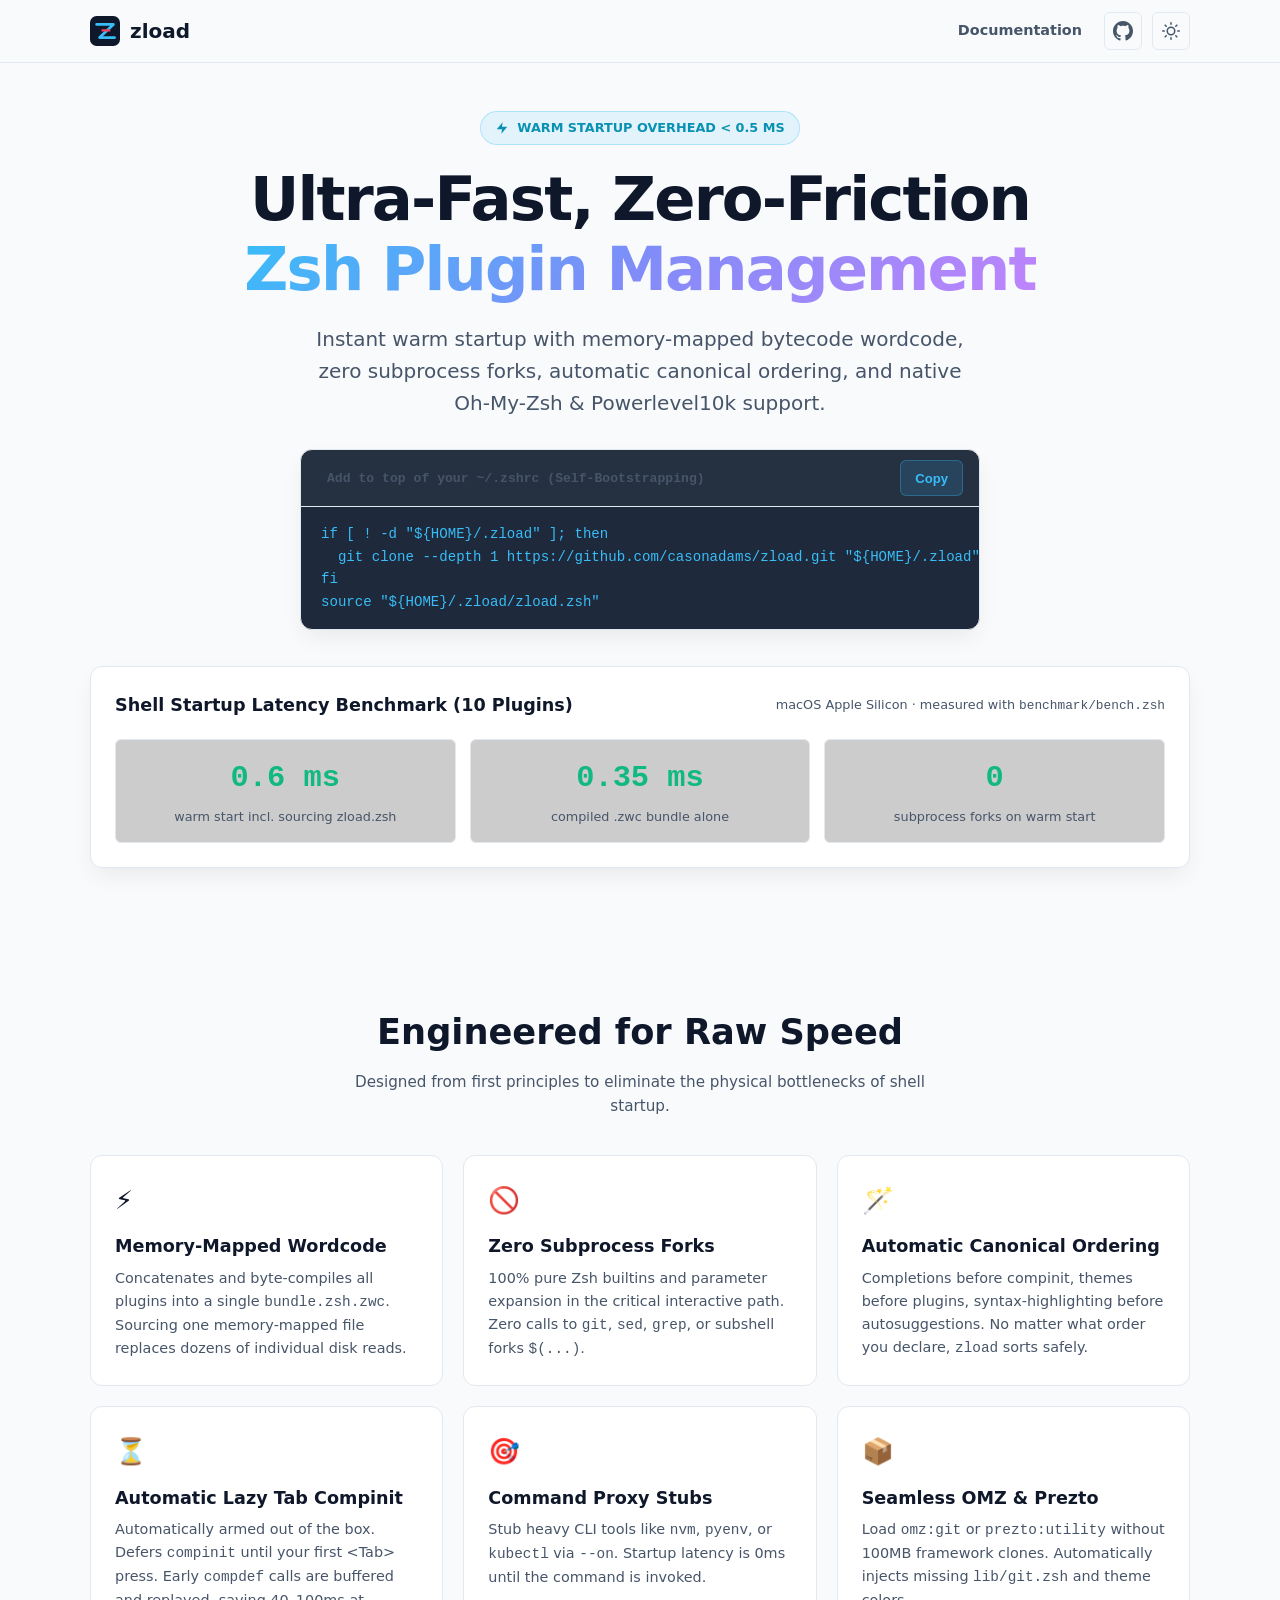
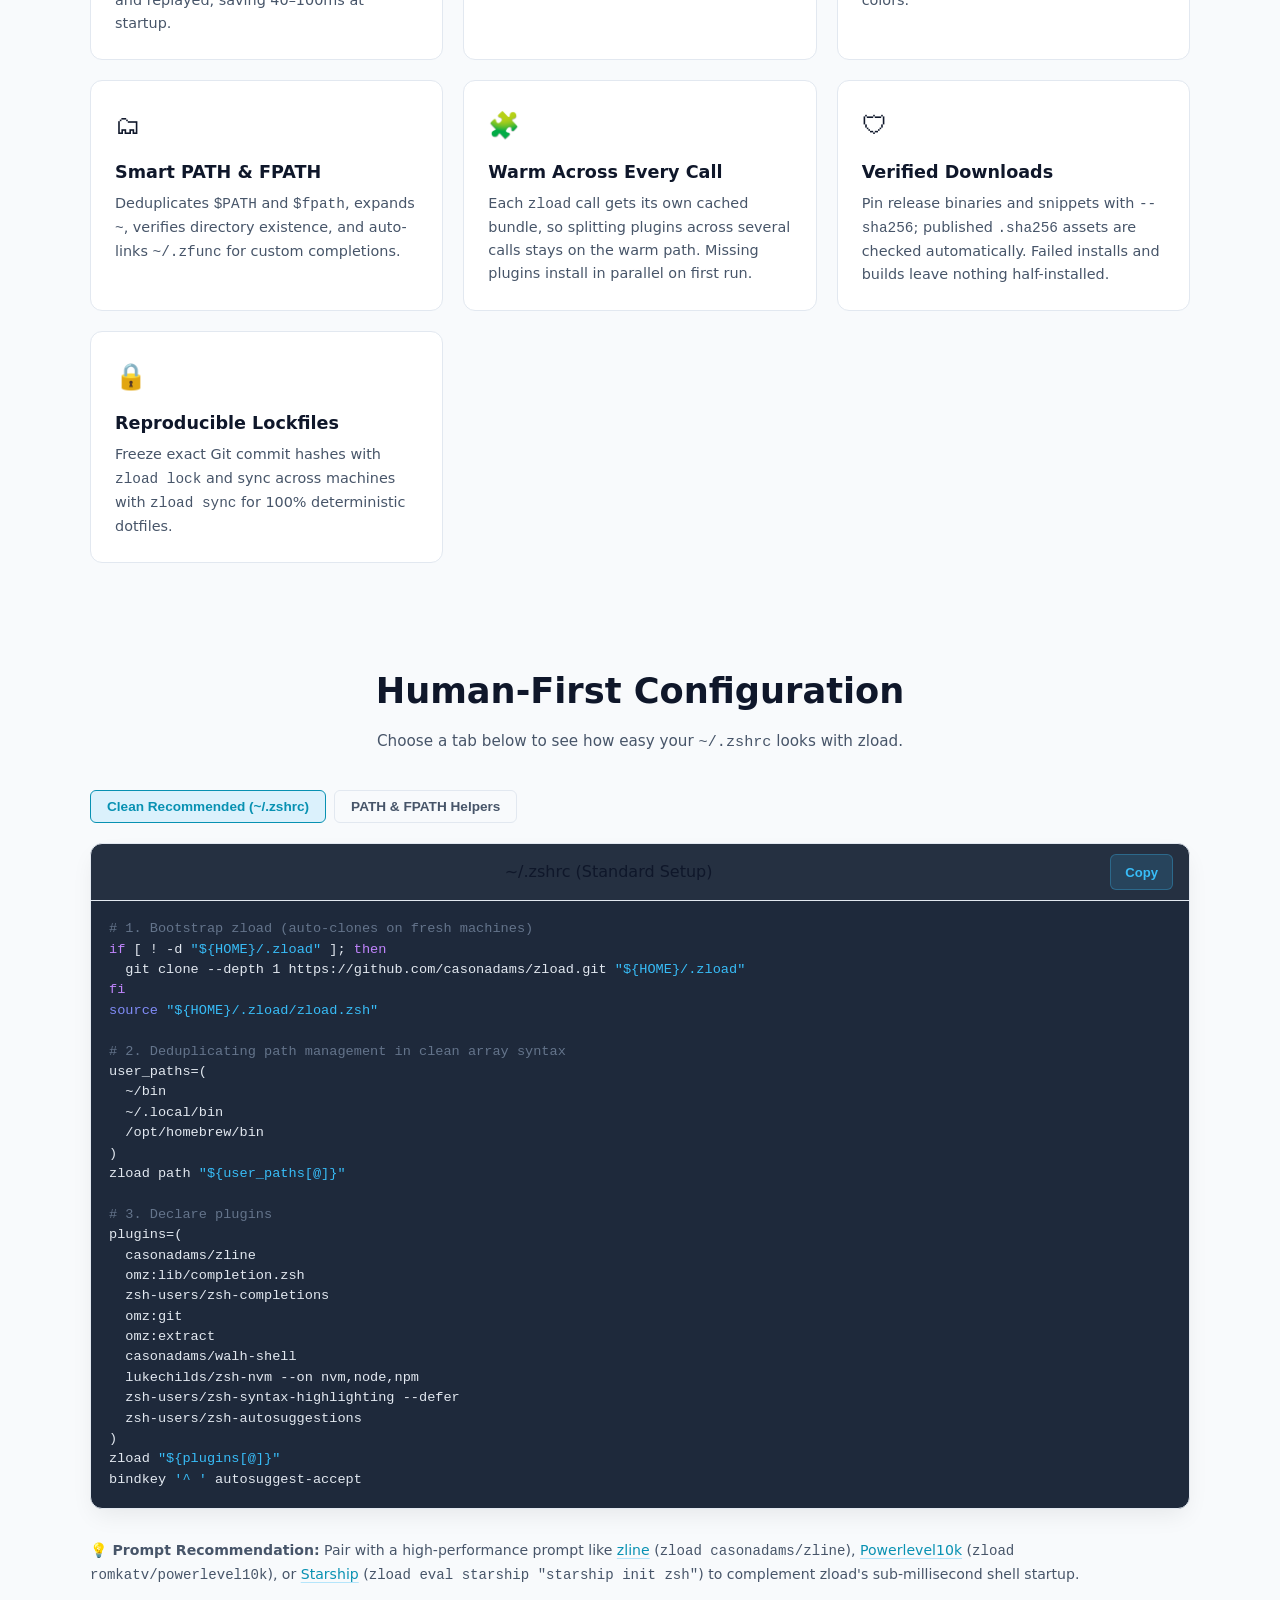
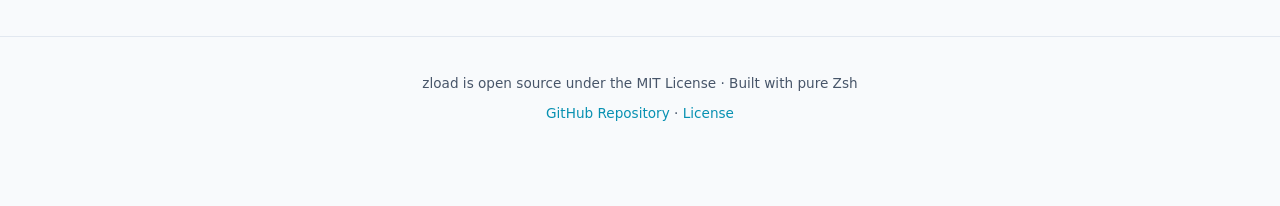
<file: www/index.html>
<!DOCTYPE html>
<html lang="en" data-theme="dark">
<head>
  <meta charset="UTF-8">
  <meta name="viewport" content="width=device-width, initial-scale=1.0, maximum-scale=5.0">
  <title>zload · Ultra-Fast, Zero-Friction Zsh Plugin Manager</title>
  <meta name="description" content="Ultra-fast, zero-friction Zsh plugin manager and loader. Sub-millisecond warm startup overhead, zero subprocess forks, automatic canonical ordering, and seamless Oh-My-Zsh & Powerlevel10k compatibility.">

  <meta property="og:title" content="zload · Ultra-Fast, Zero-Friction Zsh Plugin Manager">
  <meta property="og:description" content="Sub-millisecond warm startup overhead, zero subprocess forks, automatic canonical ordering, and seamless Oh-My-Zsh & Powerlevel10k compatibility.">
  <meta property="og:url" content="https://casonadams.github.io/zload/">
  <meta property="og:type" content="website">

  <link rel="icon" type="image/svg+xml" href="favicon.svg">
  <link rel="stylesheet" href="css/style.css?v=11">

  <script>
    (function() {
      const saved = localStorage.getItem("zload:theme");
      const prefersDark = window.matchMedia("(prefers-color-scheme: dark)").matches;
      document.documentElement.dataset.theme = saved || (prefersDark ? "dark" : "light");
    })();
  </script>
</head>
<body>
  <!-- Navigation -->
  <nav class="navbar">
    <div class="container navbar-inner">
      <a href="#" class="brand" aria-label="zload home">
        <svg class="brand-icon" viewBox="0 0 100 100" fill="none">
          <rect width="100" height="100" rx="22" fill="#0f172a"/>
          <path d="M22 28H78L32 72H82" stroke="#38bdf8" stroke-width="9" stroke-linecap="round" stroke-linejoin="round"/>
          <path d="M42 48L64 48" stroke="#f43f5e" stroke-width="8" stroke-linecap="round"/>
        </svg>
        <span>zload</span>
      </a>

      <div class="nav-actions">
        <a href="docs.html" class="nav-link-docs">Documentation</a>

        <a href="https://github.com/casonadams/zload" target="_blank" rel="noopener" class="btn-icon" aria-label="GitHub Repository">
          <svg width="20" height="20" viewBox="0 0 24 24" fill="currentColor"><path d="M12 0c-6.626 0-12 5.373-12 12 0 5.302 3.438 9.8 8.207 11.387.599.111.793-.261.793-.577v-2.234c-3.338.726-4.033-1.416-4.033-1.416-.546-1.387-1.333-1.756-1.333-1.756-1.089-.745.083-.729.083-.729 1.205.084 1.839 1.237 1.839 1.237 1.07 1.834 2.807 1.304 3.492.997.107-.775.418-1.305.762-1.604-2.665-.305-5.467-1.334-5.467-5.931 0-1.311.469-2.381 1.236-3.221-.124-.303-.535-1.524.117-3.176 0 0 1.008-.322 3.301 1.23.957-.266 1.983-.399 3.003-.404 1.02.005 2.047.138 3.006.404 2.291-1.552 3.297-1.23 3.297-1.23.653 1.653.242 2.874.118 3.176.77.84 1.235 1.911 1.235 3.221 0 4.609-2.807 5.624-5.479 5.921.43.372.823 1.102.823 2.222v3.293c0 .319.192.694.801.576 4.765-1.589 8.199-6.086 8.199-11.386 0-6.627-5.373-12-12-12z"/></svg>
        </a>

        <button id="themeToggle" class="btn-icon" aria-label="Toggle dark/light theme">
          <svg width="18" height="18" viewBox="0 0 24 24" fill="none" stroke="currentColor" stroke-width="2" stroke-linecap="round" stroke-linejoin="round"><circle cx="12" cy="12" r="5"/><line x1="12" y1="1" x2="12" y2="3"/><line x1="12" y1="21" x2="12" y2="23"/><line x1="4.22" y1="4.22" x2="5.64" y2="5.64"/><line x1="18.36" y1="18.36" x2="19.78" y2="19.78"/><line x1="1" y1="12" x2="3" y2="12"/><line x1="21" y1="12" x2="23" y2="12"/><line x1="4.22" y1="19.78" x2="5.64" y2="18.36"/><line x1="18.36" y1="5.64" x2="19.78" y2="4.22"/></svg>
        </button>
      </div>
    </div>
  </nav>

  <!-- Hero -->
  <section class="hero">
    <div class="container">
      <div class="badge">
        <svg width="14" height="14" viewBox="0 0 24 24" fill="currentColor"><path d="M13 2L3 14h9l-1 8 10-12h-9l1-8z"/></svg>
        <span>WARM STARTUP OVERHEAD &lt; 0.5 MS</span>
      </div>

      <h1>
        Ultra-Fast, Zero-Friction<br>
        <span class="gradient-text">Zsh Plugin Management</span>
      </h1>

      <p>
        Instant warm startup with memory-mapped bytecode wordcode, zero subprocess forks, automatic canonical ordering, and native Oh-My-Zsh & Powerlevel10k support.
      </p>

      <!-- Featured Self-Bootstrapping Install Box -->
      <div class="install-box">
        <div class="install-header">
          <div class="install-header-left">
            <span class="code-dots">
              <span class="code-dot red"></span>
              <span class="code-dot yellow"></span>
              <span class="code-dot green"></span>
            </span>
            <span class="install-title">Add to top of your ~/.zshrc (Self-Bootstrapping)</span>
          </div>
          <button id="installCopyBtn" class="btn-copy" onclick="copyInstallSnippet()">Copy</button>
        </div>
        <div class="install-snippet-wrap">
          <pre><code id="installSnippetCode">if [ ! -d "${HOME}/.zload" ]; then
  git clone --depth 1 https://github.com/casonadams/zload.git "${HOME}/.zload"
fi
source "${HOME}/.zload/zload.zsh"</code></pre>
        </div>
      </div>

      <!-- Benchmark Showcase -->
      <div id="benchmark" class="benchmark-card">
        <div class="benchmark-header">
          <span class="benchmark-title">Shell Startup Latency Benchmark (10 Plugins)</span>
          <span style="font-size: 0.8rem; color: var(--text-secondary);">macOS Apple Silicon · measured with <code>benchmark/bench.zsh</code></span>
        </div>
        <div class="stat-grid">
          <div class="stat-box">
            <div class="stat-val fast">0.6 ms</div>
            <div class="stat-label">warm start incl. sourcing zload.zsh</div>
          </div>
          <div class="stat-box">
            <div class="stat-val fast">0.35 ms</div>
            <div class="stat-label">compiled .zwc bundle alone</div>
          </div>
          <div class="stat-box">
            <div class="stat-val fast">0</div>
            <div class="stat-label">subprocess forks on warm start</div>
          </div>
        </div>
      </div>
    </div>
  </section>

  <!-- Features Grid -->
  <section id="features" class="section">
    <div class="container">
      <h2 class="section-title">Engineered for Raw Speed</h2>
      <p class="section-desc">Designed from first principles to eliminate the physical bottlenecks of shell startup.</p>

      <div class="features-grid">
        <div class="feature-card">
          <div class="feature-icon">⚡️</div>
          <div class="feature-title">Memory-Mapped Wordcode</div>
          <div class="feature-text">Concatenates and byte-compiles all plugins into a single <code>bundle.zsh.zwc</code>. Sourcing one memory-mapped file replaces dozens of individual disk reads.</div>
        </div>

        <div class="feature-card">
          <div class="feature-icon">🚫</div>
          <div class="feature-title">Zero Subprocess Forks</div>
          <div class="feature-text">100% pure Zsh builtins and parameter expansion in the critical interactive path. Zero calls to <code>git</code>, <code>sed</code>, <code>grep</code>, or subshell forks <code>$(...)</code>.</div>
        </div>

        <div class="feature-card">
          <div class="feature-icon">🪄</div>
          <div class="feature-title">Automatic Canonical Ordering</div>
          <div class="feature-text">Completions before compinit, themes before plugins, syntax-highlighting before autosuggestions. No matter what order you declare, <code>zload</code> sorts safely.</div>
        </div>

        <div class="feature-card">
          <div class="feature-icon">⏳</div>
          <div class="feature-title">Automatic Lazy Tab Compinit</div>
          <div class="feature-text">Automatically armed out of the box. Defers <code>compinit</code> until your first &lt;Tab&gt; press. Early <code>compdef</code> calls are buffered and replayed, saving 40–100ms at startup.</div>
        </div>

        <div class="feature-card">
          <div class="feature-icon">🎯</div>
          <div class="feature-title">Command Proxy Stubs</div>
          <div class="feature-text">Stub heavy CLI tools like <code>nvm</code>, <code>pyenv</code>, or <code>kubectl</code> via <code>--on</code>. Startup latency is 0ms until the command is invoked.</div>
        </div>

        <div class="feature-card">
          <div class="feature-icon">📦</div>
          <div class="feature-title">Seamless OMZ & Prezto</div>
          <div class="feature-text">Load <code>omz:git</code> or <code>prezto:utility</code> without 100MB framework clones. Automatically injects missing <code>lib/git.zsh</code> and theme colors.</div>
        </div>

        <div class="feature-card">
          <div class="feature-icon">🗂</div>
          <div class="feature-title">Smart PATH &amp; FPATH</div>
          <div class="feature-text">Deduplicates <code>$PATH</code> and <code>$fpath</code>, expands <code>~</code>, verifies directory existence, and auto-links <code>~/.zfunc</code> for custom completions.</div>
        </div>

        <div class="feature-card">
          <div class="feature-icon">🧩</div>
          <div class="feature-title">Warm Across Every Call</div>
          <div class="feature-text">Each <code>zload</code> call gets its own cached bundle, so splitting plugins across several calls stays on the warm path. Missing plugins install in parallel on first run.</div>
        </div>

        <div class="feature-card">
          <div class="feature-icon">🛡</div>
          <div class="feature-title">Verified Downloads</div>
          <div class="feature-text">Pin release binaries and snippets with <code>--sha256</code>; published <code>.sha256</code> assets are checked automatically. Failed installs and builds leave nothing half-installed.</div>
        </div>

        <div class="feature-card">
          <div class="feature-icon">🔒</div>
          <div class="feature-title">Reproducible Lockfiles</div>
          <div class="feature-text">Freeze exact Git commit hashes with <code>zload lock</code> and sync across machines with <code>zload sync</code> for 100% deterministic dotfiles.</div>
        </div>
      </div>
    </div>
  </section>

  <!-- Configuration Preview with Tabs -->
  <section id="config" class="section">
    <div class="container">
      <h2 class="section-title">Human-First Configuration</h2>
      <p class="section-desc">Choose a tab below to see how easy your <code>~/.zshrc</code> looks with zload.</p>

      <div class="tabs-nav">
        <button class="tab-btn active" onclick="switchTab(event, 'tab-standard')">Clean Recommended (~/.zshrc)</button>
        <button class="tab-btn" onclick="switchTab(event, 'tab-paths')">PATH &amp; FPATH Helpers</button>
      </div>

      <!-- Tab 1: Clean Recommended -->
      <div id="tab-standard" class="tab-pane active">
        <div class="code-preview">
          <div class="code-header">
            <div class="code-dots">
              <span class="code-dot red"></span>
              <span class="code-dot yellow"></span>
              <span class="code-dot green"></span>
            </div>
            <span class="code-title">~/.zshrc (Standard Setup)</span>
            <button class="btn-copy" onclick="copySnippet('code-standard')">Copy</button>
          </div>
          <pre><code id="code-standard"><span style="color: #64748b;"># 1. Bootstrap zload (auto-clones on fresh machines)</span>
<span style="color: #c084fc;">if</span> [ ! -d <span style="color: #38bdf8;">"${HOME}/.zload"</span> ]; <span style="color: #c084fc;">then</span>
  git clone --depth 1 https://github.com/casonadams/zload.git <span style="color: #38bdf8;">"${HOME}/.zload"</span>
<span style="color: #c084fc;">fi</span>
<span style="color: #818cf8;">source</span> <span style="color: #38bdf8;">"${HOME}/.zload/zload.zsh"</span>

<span style="color: #64748b;"># 2. Deduplicating path management in clean array syntax</span>
user_paths=(
  ~/bin
  ~/.local/bin
  /opt/homebrew/bin
)
zload path <span style="color: #38bdf8;">"${user_paths[@]}"</span>

<span style="color: #64748b;"># 3. Declare plugins</span>
plugins=(
  casonadams/zline
  omz:lib/completion.zsh
  zsh-users/zsh-completions
  omz:git
  omz:extract
  casonadams/walh-shell
  lukechilds/zsh-nvm --on nvm,node,npm
  zsh-users/zsh-syntax-highlighting --defer
  zsh-users/zsh-autosuggestions
)
zload <span style="color: #38bdf8;">"${plugins[@]}"</span>
bindkey <span style="color: #38bdf8;">'^ '</span> autosuggest-accept</code></pre>
        </div>
        <p style="margin-top: 10px; font-size: 0.88rem; color: var(--text-secondary); text-align: left;">
          💡 <strong>Prompt Recommendation:</strong> Pair with a high-performance prompt like <a href="https://github.com/casonadams/zline" target="_blank" rel="noopener">zline</a> (<code>zload casonadams/zline</code>), <a href="https://github.com/romkatv/powerlevel10k" target="_blank" rel="noopener">Powerlevel10k</a> (<code>zload romkatv/powerlevel10k</code>), or <a href="https://starship.rs" target="_blank" rel="noopener">Starship</a> (<code>zload eval starship "starship init zsh"</code>) to complement zload's sub-millisecond shell startup.
        </p>
      </div>

      <!-- Tab: PATH & FPATH Helpers -->
      <div id="tab-paths" class="tab-pane">
        <div class="code-preview">
          <div class="code-header">
            <div class="code-dots">
              <span class="code-dot red"></span>
              <span class="code-dot yellow"></span>
              <span class="code-dot green"></span>
            </div>
            <span class="code-title">Smart PATH &amp; FPATH Helpers</span>
            <button class="btn-copy" onclick="copySnippet('code-paths')">Copy</button>
          </div>
          <pre><code id="code-paths"><span style="color: #64748b;"># Prepend to PATH: native array syntax with existence check and deduplication</span>
user_paths=(
  ~/.opencode/bin
  ~/.cargo/bin
  ~/.local/bin
  /opt/homebrew/bin
  /opt/homebrew/sbin
  /opt/homebrew/opt/openjdk/bin
  /usr/local/bin
)
zload path <span style="color: #38bdf8;">"${user_paths[@]}"</span>

<span style="color: #64748b;"># Prepend to fpath with deduplication</span>
zload fpath ~/.my-completions /opt/homebrew/share/zsh/site-functions

<span style="color: #64748b;"># Automatic ~/.zfunc discovery:</span>
<span style="color: #64748b;"># If ~/.zfunc exists (uv, bwc, pipx completions), zload automatically</span>
<span style="color: #64748b;"># links it into $fpath and bytecode bundles. Zero config required!</span>

<span style="color: #64748b;"># Inspect active entries anytime:</span>
<span style="color: #64748b;"># $ zload path</span>
<span style="color: #64748b;"># $ zload fpath</span></code></pre>
        </div>
      </div>
    </div>
  </section>

  <!-- Footer -->
  <footer>
    <div class="container">
      <p>zload is open source under the MIT License · Built with pure Zsh</p>
      <p style="margin-top: 8px;">
        <a href="https://github.com/casonadams/zload">GitHub Repository</a> · 
        <a href="https://github.com/casonadams/zload/blob/main/LICENSE">License</a>
      </p>
    </div>
  </footer>

  <script>
    function copyInstallSnippet() {
      const code = document.getElementById("installSnippetCode").innerText;
      navigator.clipboard.writeText(code);
      const btn = document.getElementById("installCopyBtn");
      const old = btn.innerText;
      btn.innerText = "Copied!";
      setTimeout(() => btn.innerText = old, 2000);
    }

    function copySnippet(id) {
      const text = document.getElementById(id).innerText;
      navigator.clipboard.writeText(text);
      const btn = event.target;
      const old = btn.innerText;
      btn.innerText = "Copied!";
      setTimeout(() => btn.innerText = old, 2000);
    }

    function switchTab(e, tabId) {
      document.querySelectorAll(".tab-btn").forEach(b => b.classList.remove("active"));
      document.querySelectorAll(".tab-pane").forEach(p => p.classList.remove("active"));
      e.target.classList.add("active");
      document.getElementById(tabId).classList.add("active");
    }

    const themeToggle = document.getElementById("themeToggle");
    themeToggle.addEventListener("click", () => {
      const current = document.documentElement.dataset.theme;
      const next = current === "light" ? "dark" : "light";
      document.documentElement.dataset.theme = next;
      localStorage.setItem("zload:theme", next);
    });

    // Mobile nav toggle
    const mobileNavBtn = document.getElementById("mobileNavBtn");
    const mobileNavDrawer = document.getElementById("mobileNavDrawer");
    if (mobileNavBtn && mobileNavDrawer) {
      mobileNavBtn.addEventListener("click", (e) => {
        e.stopPropagation();
        const isOpen = mobileNavDrawer.classList.toggle("open");
        mobileNavBtn.setAttribute("aria-expanded", isOpen);
      });

      document.addEventListener("click", (e) => {
        if (!mobileNavDrawer.contains(e.target) && !mobileNavBtn.contains(e.target)) {
          mobileNavDrawer.classList.remove("open");
          mobileNavBtn.setAttribute("aria-expanded", "false");
        }
      });
    }

    function closeMobileNav() {
      if (mobileNavDrawer) {
        mobileNavDrawer.classList.remove("open");
        mobileNavBtn.setAttribute("aria-expanded", "false");
      }
    }
  </script>
</body>
</html>
</file>
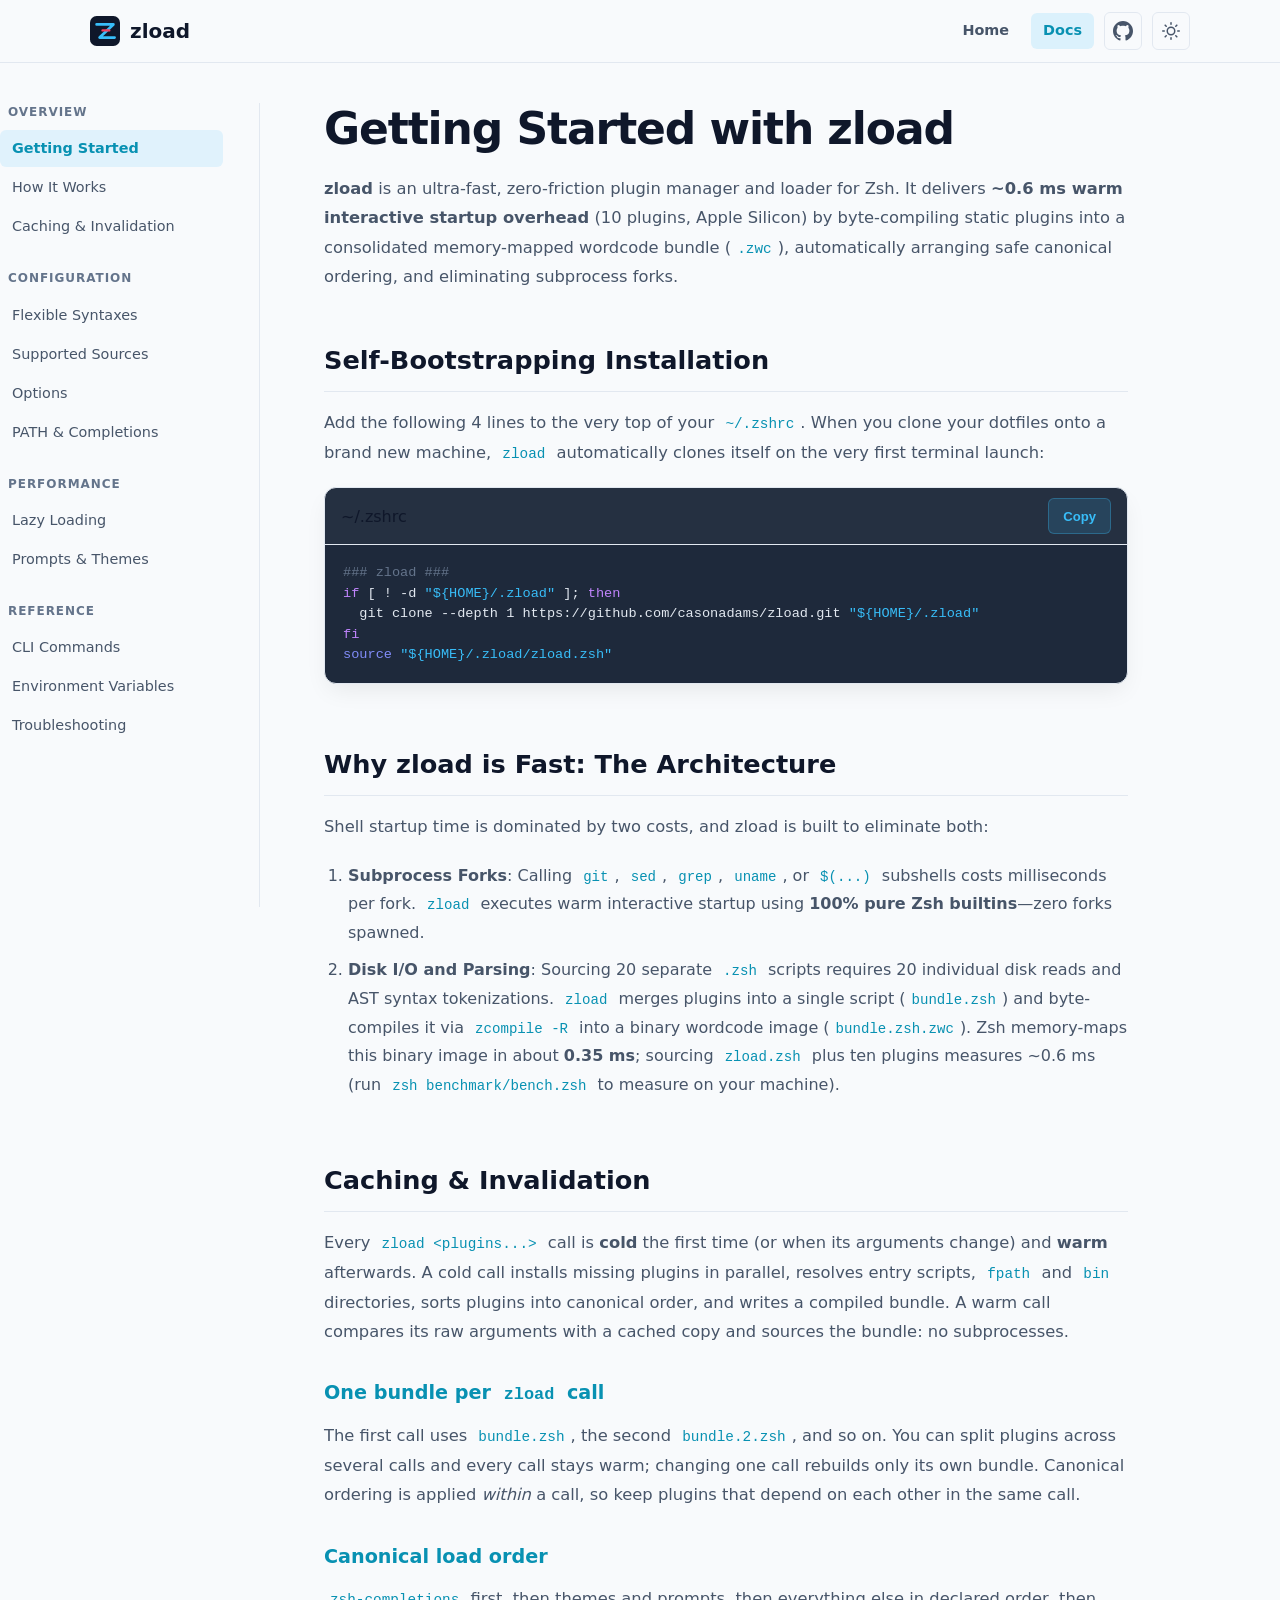
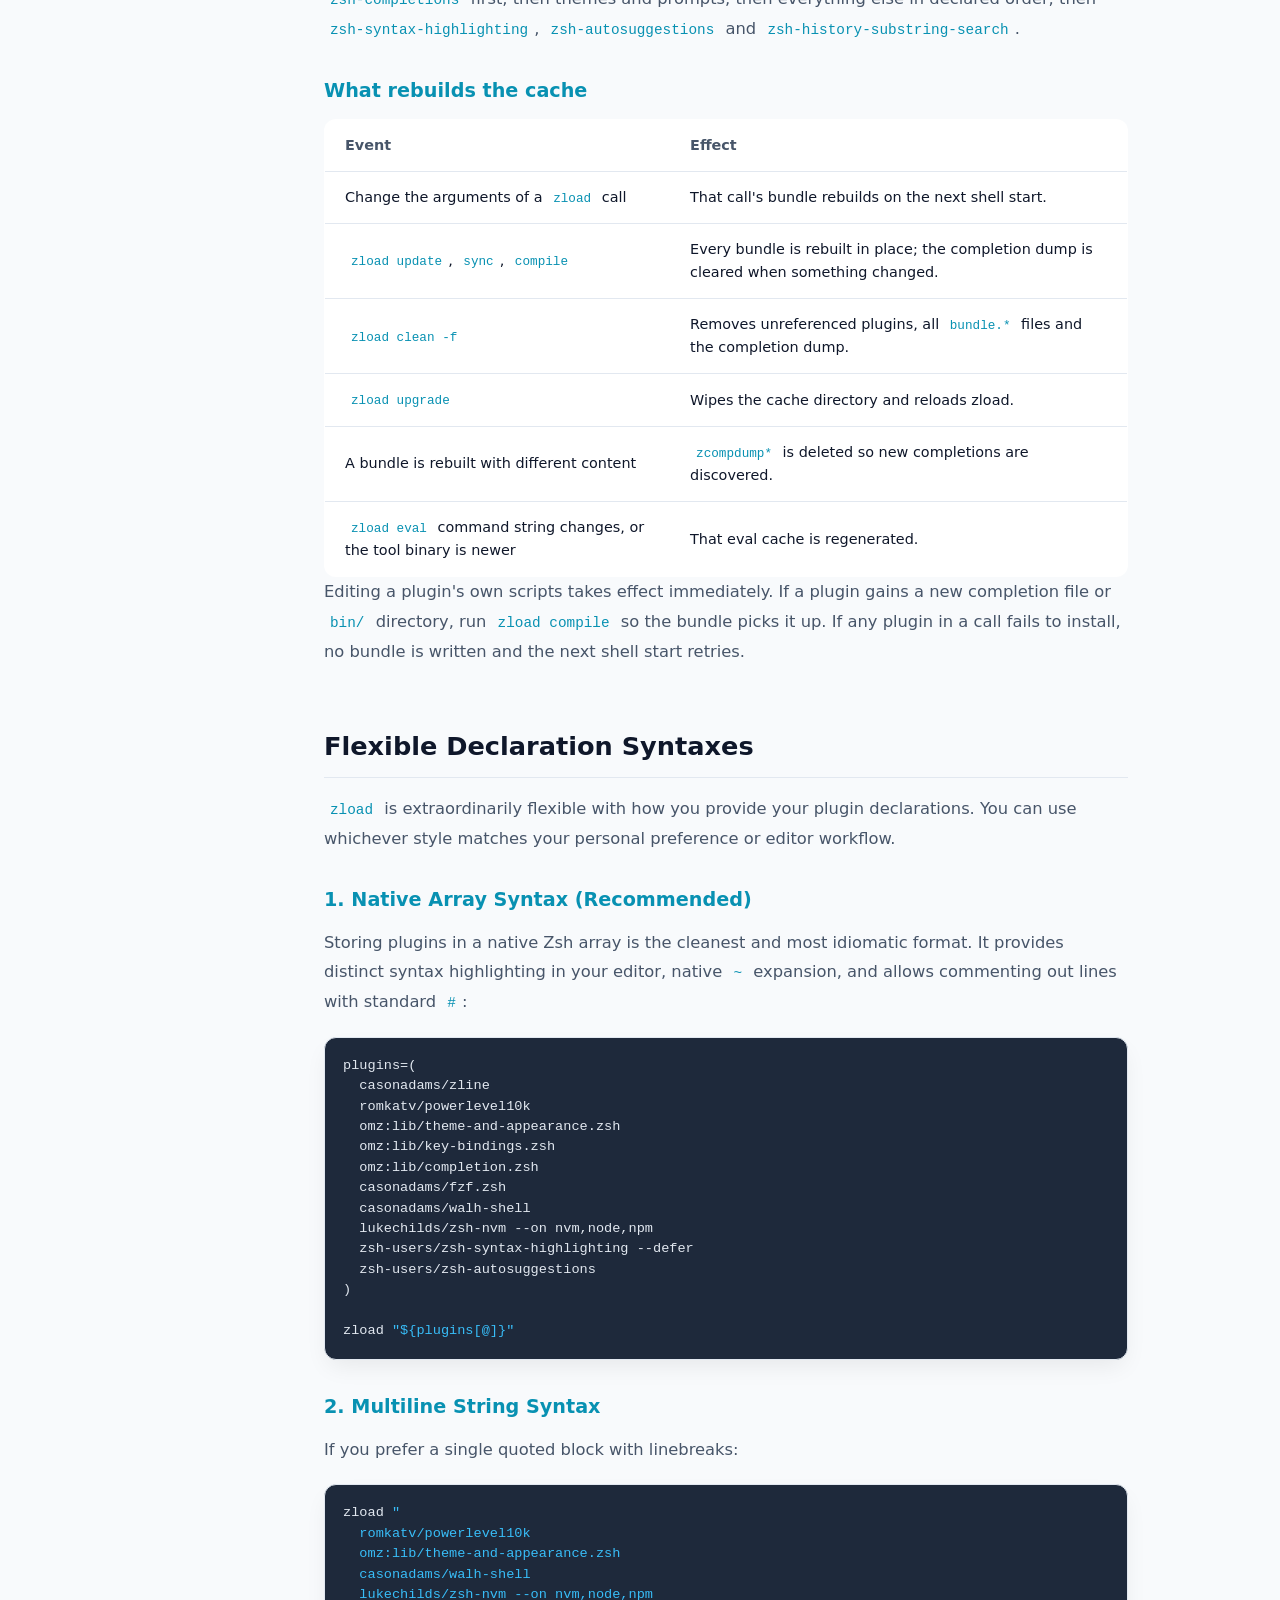
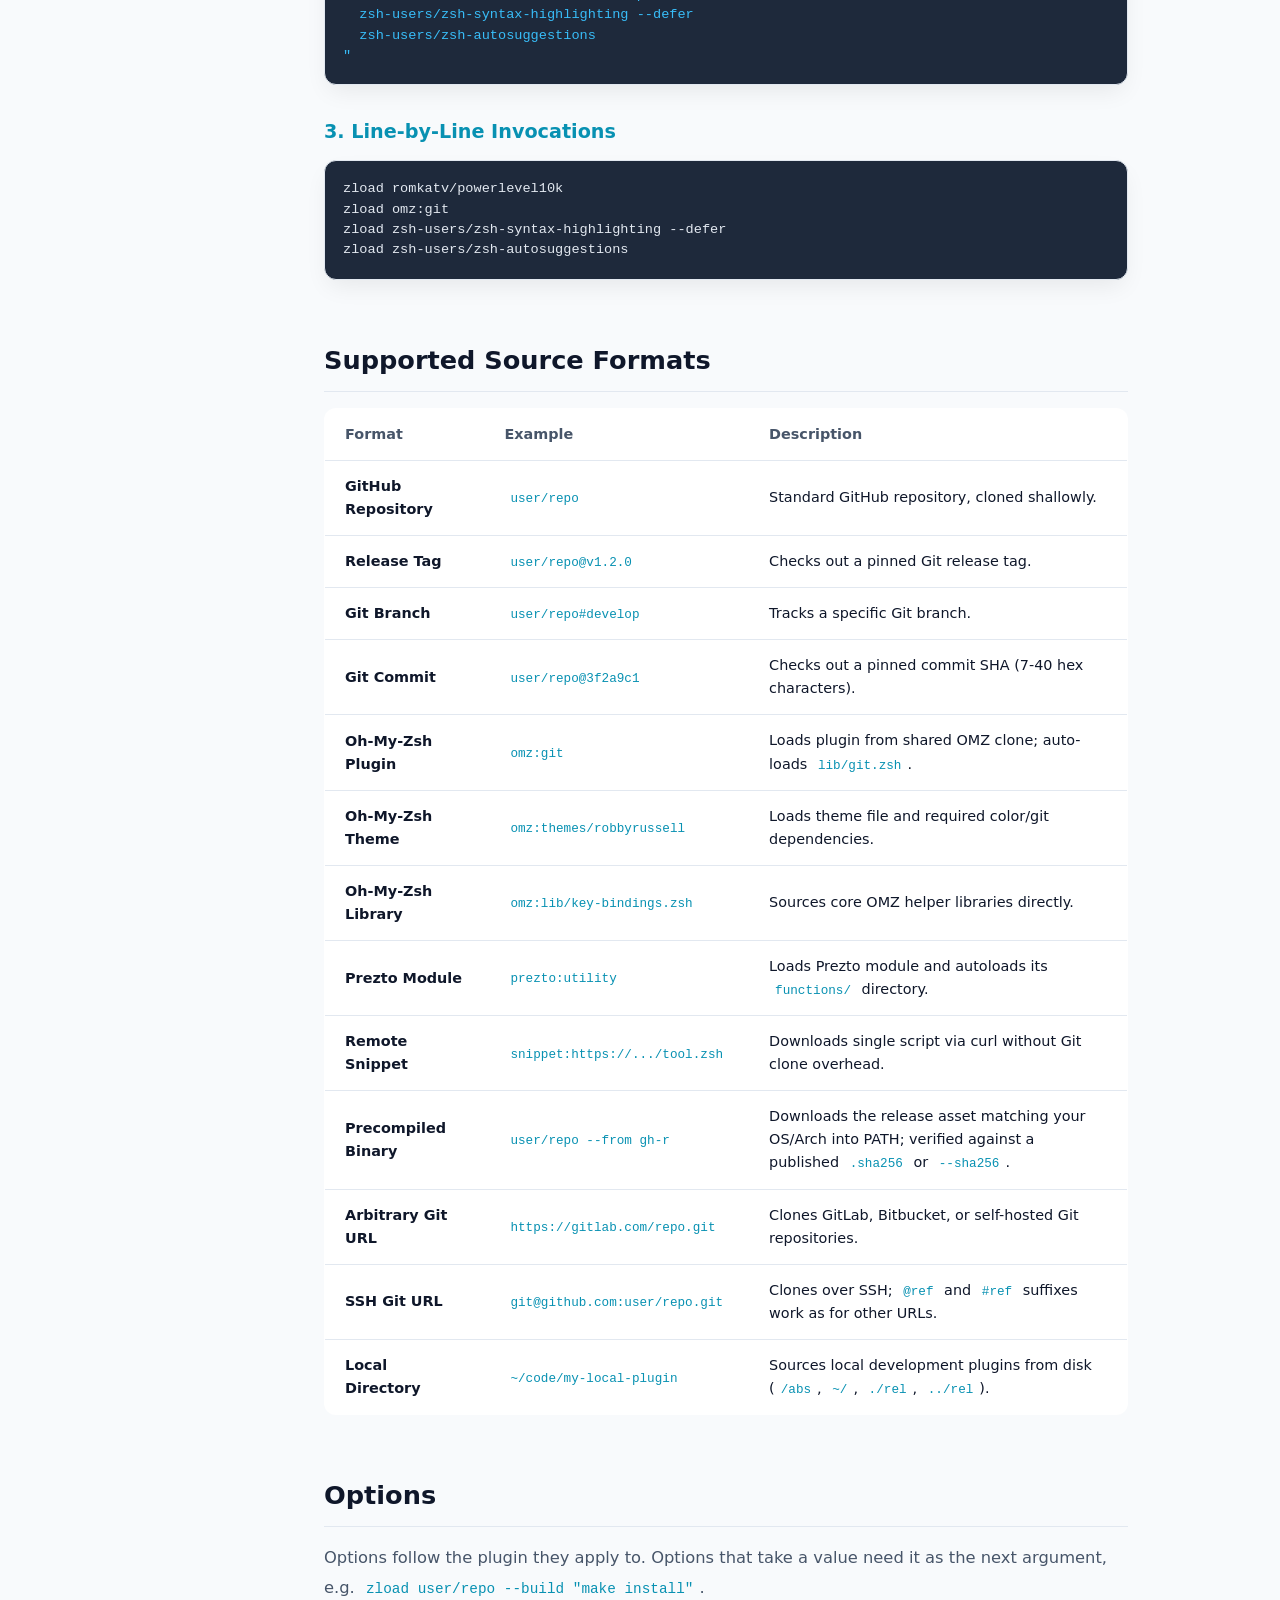
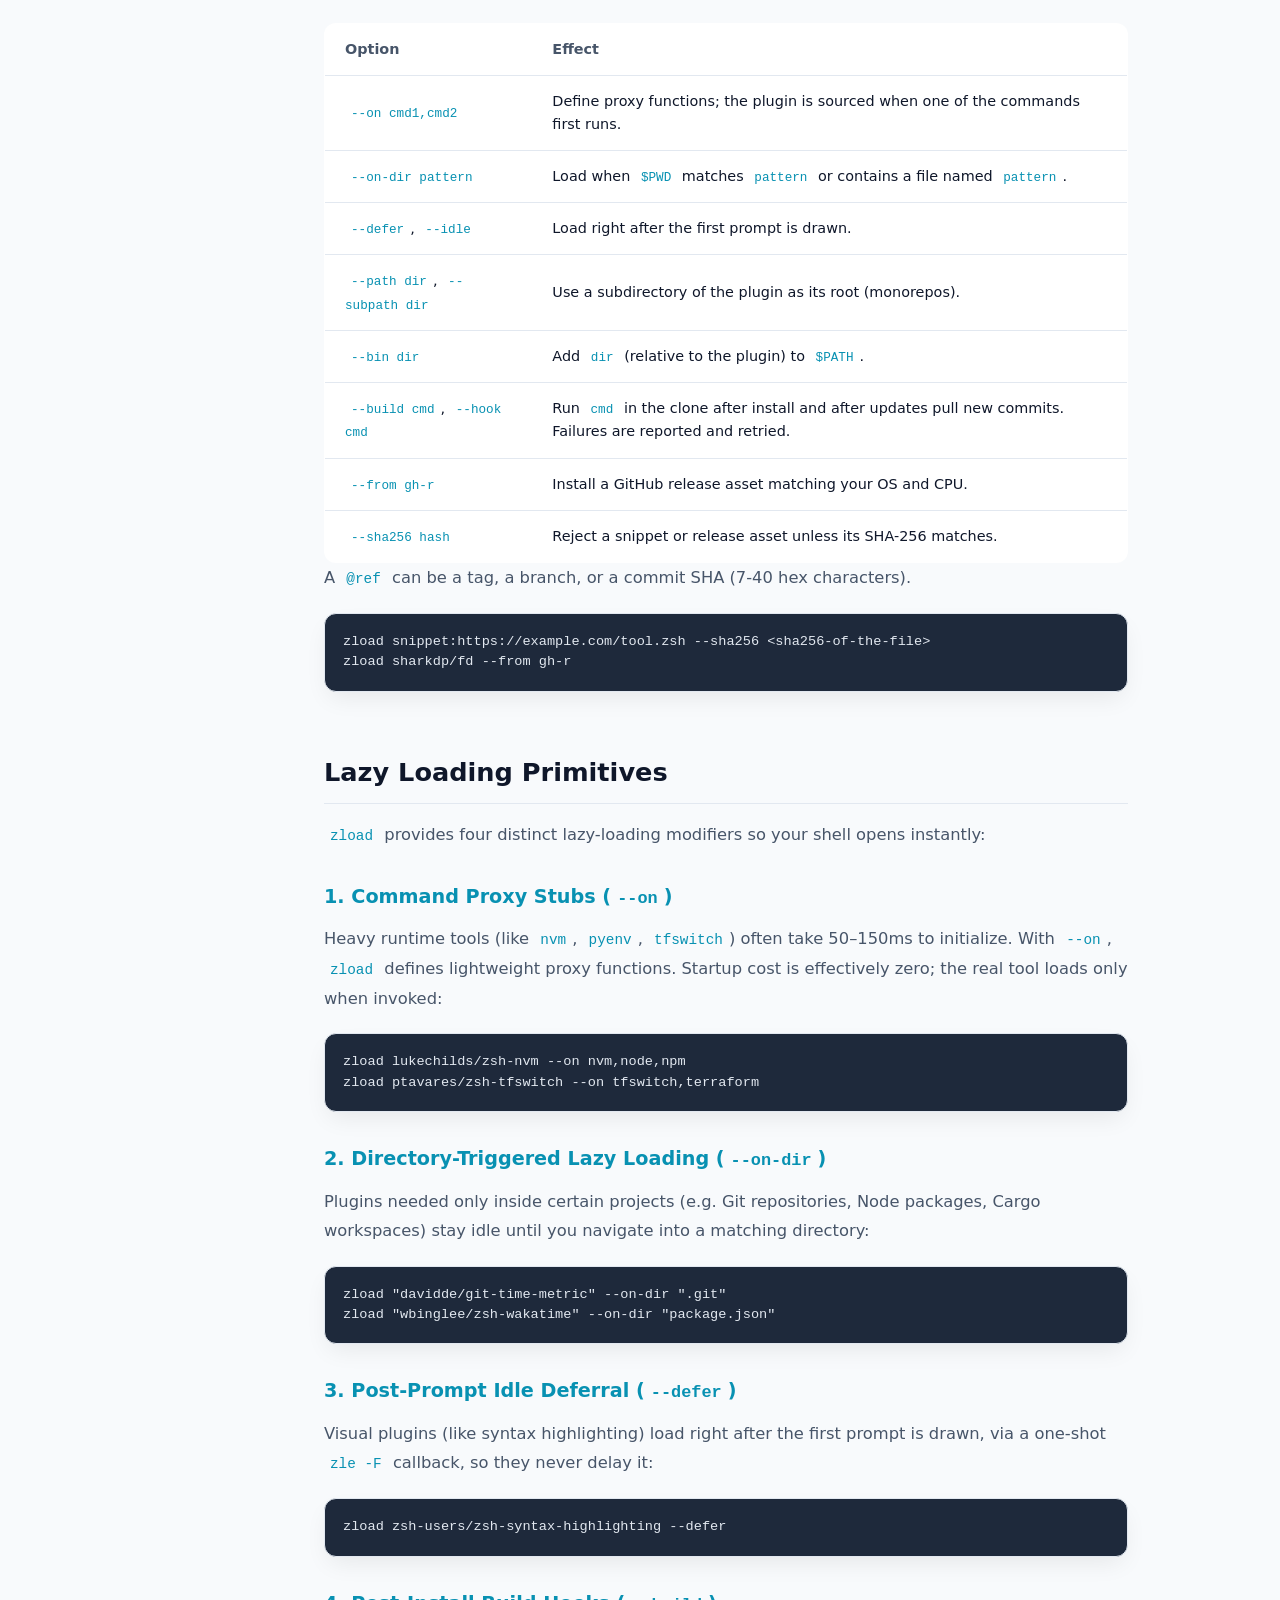
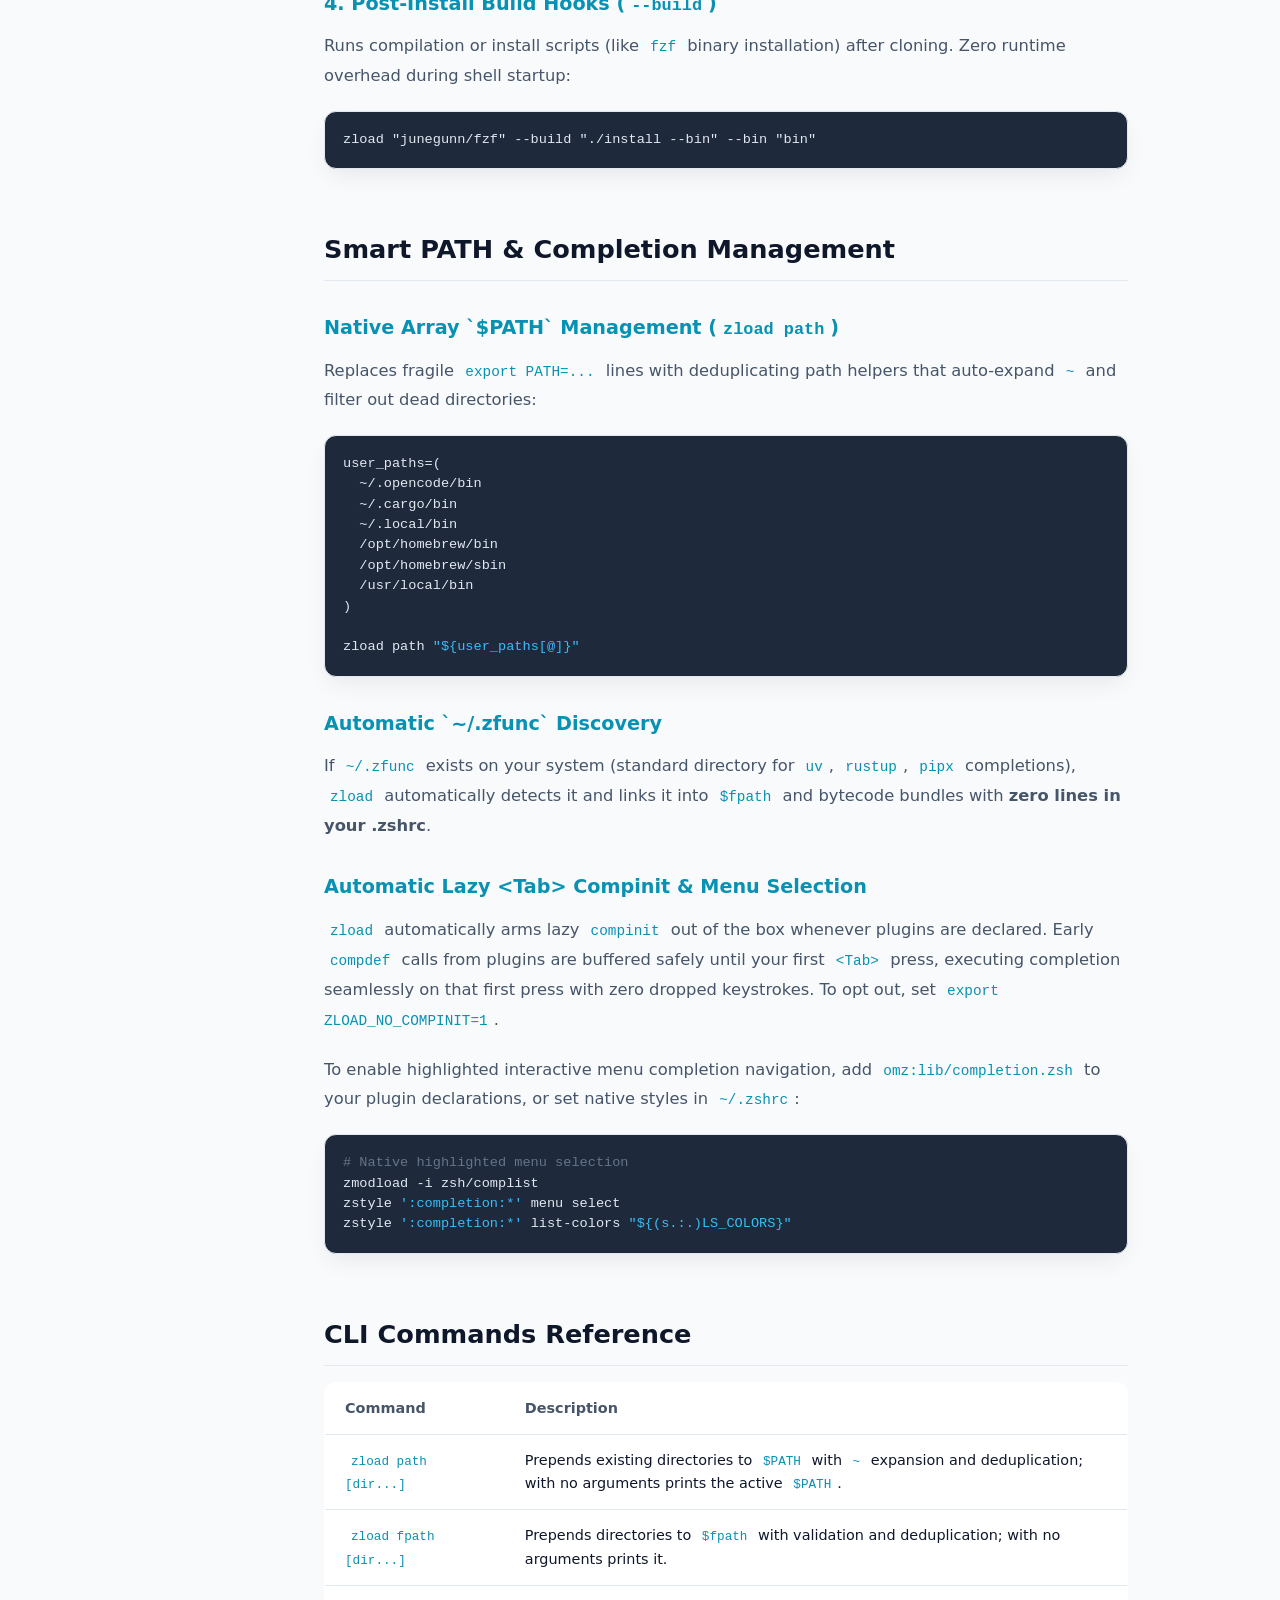
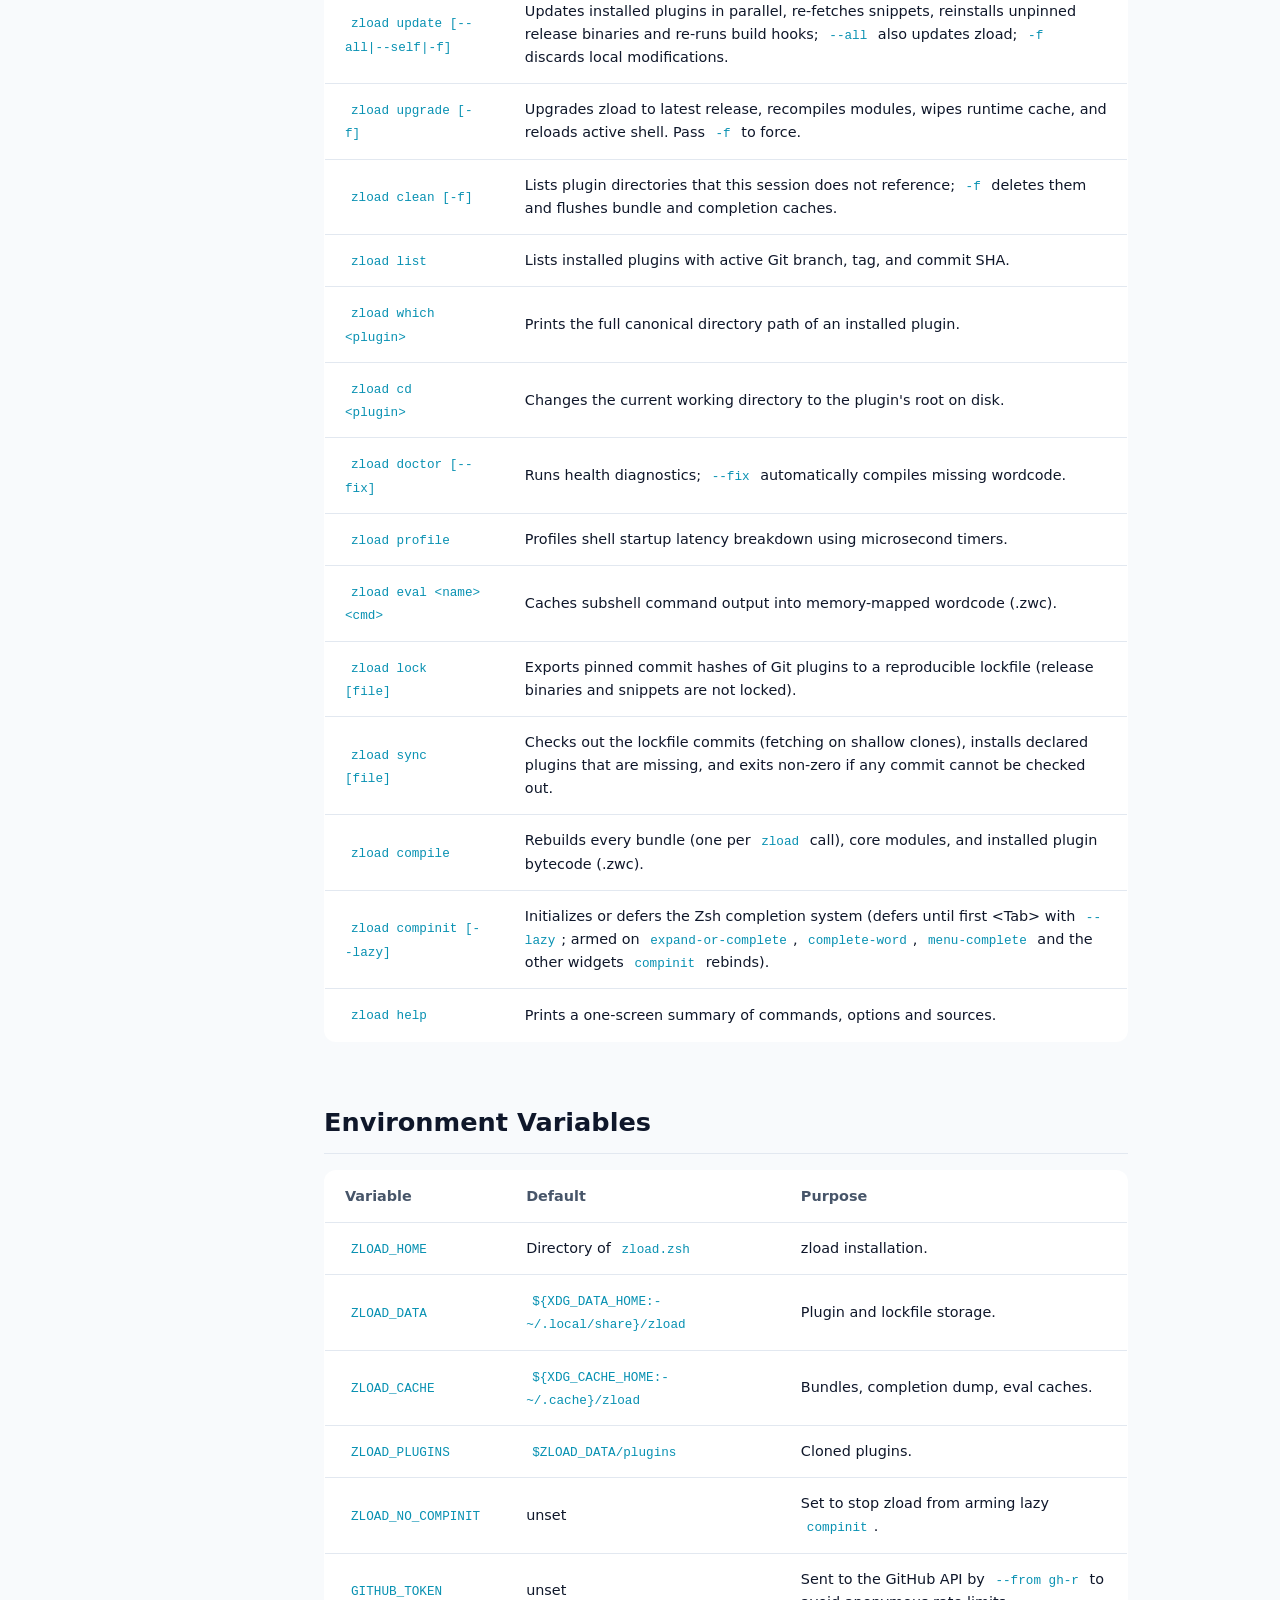
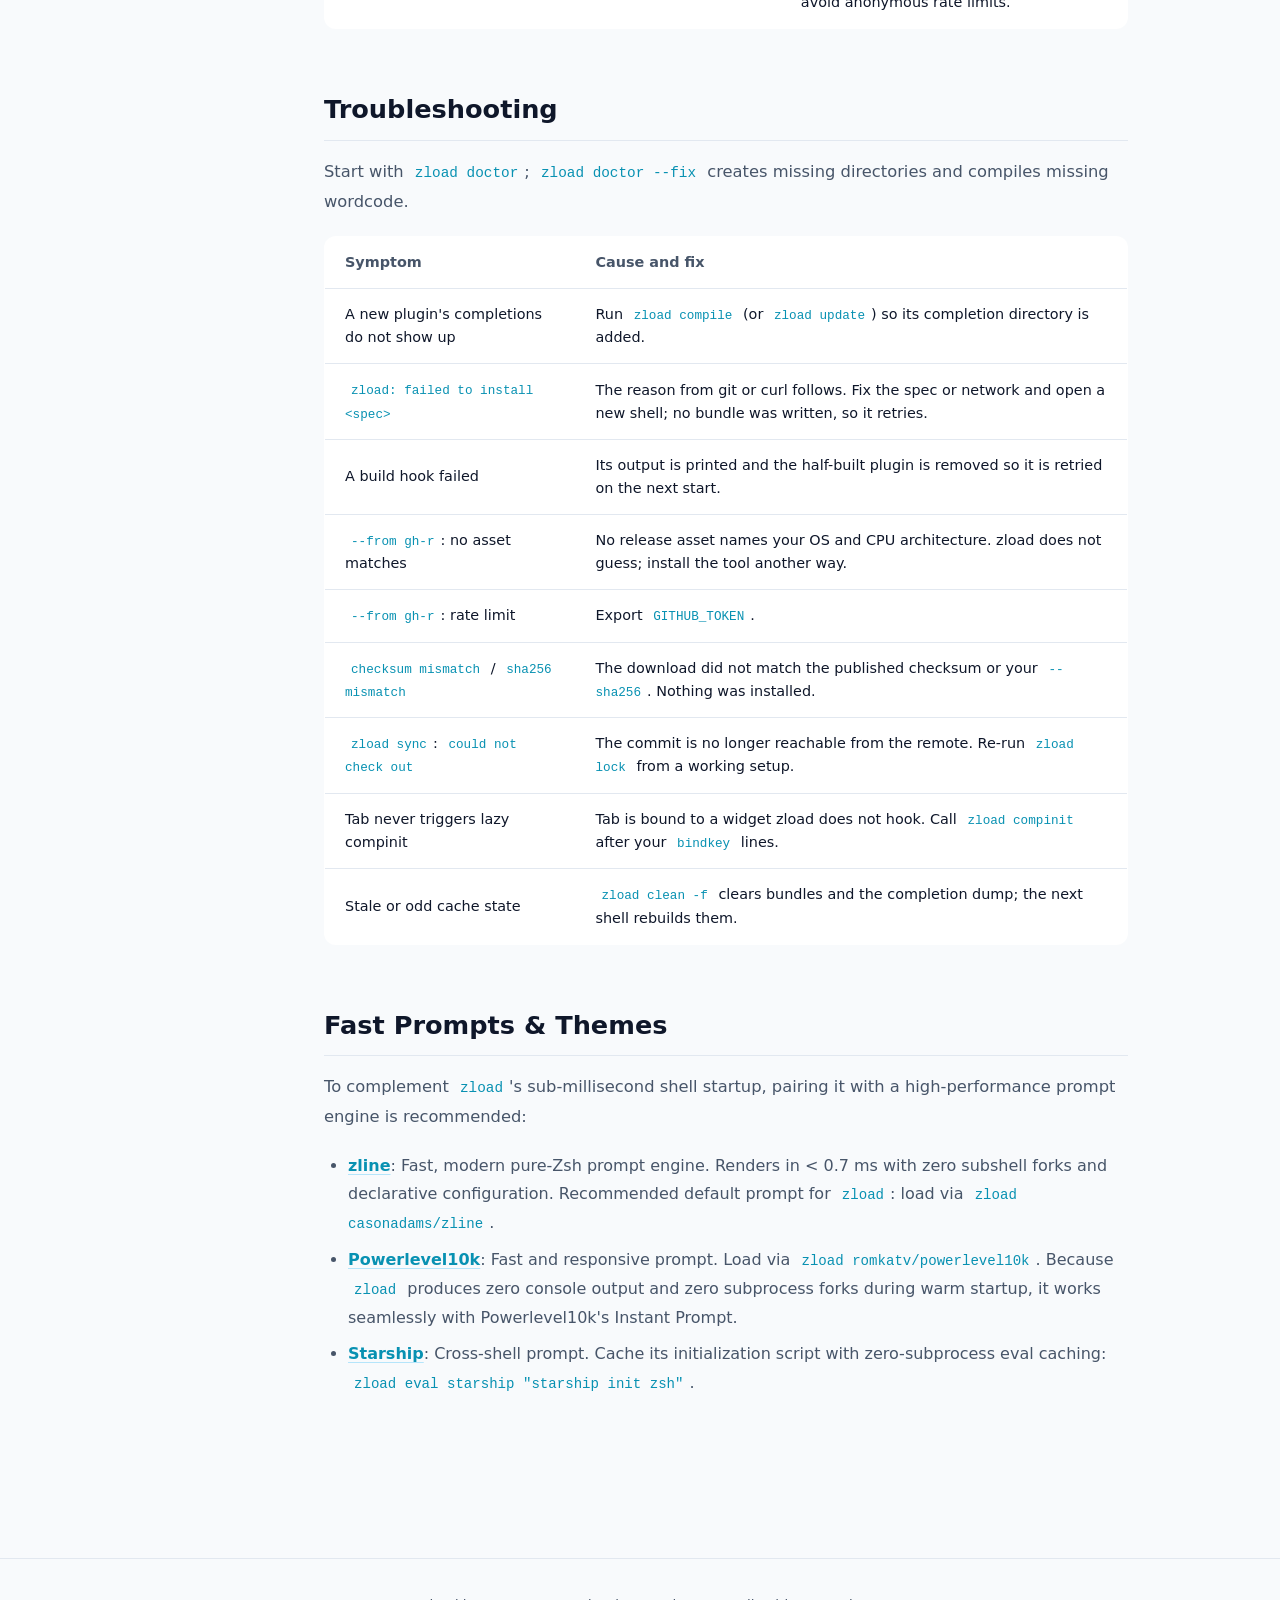
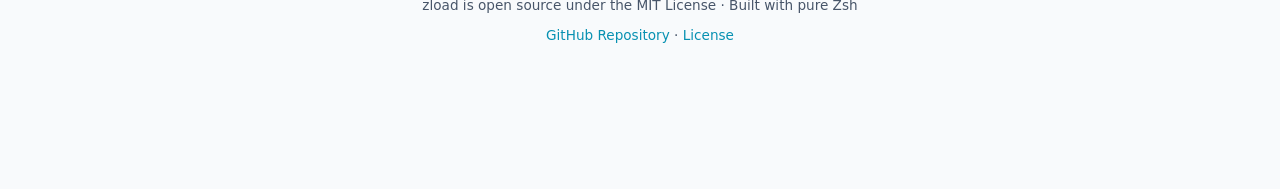
<file: www/docs.html>
<!DOCTYPE html>
<html lang="en" data-theme="dark">
<head>
  <meta charset="UTF-8">
  <meta name="viewport" content="width=device-width, initial-scale=1.0, maximum-scale=5.0">
  <title>Documentation · zload Zsh Plugin Manager</title>
  <meta name="description" content="Complete documentation for zload: flexible input syntaxes, lazy loading primitives, smart path management, CLI reference, and Powerlevel10k instant prompt integration.">

  <link rel="icon" type="image/svg+xml" href="favicon.svg">
  <link rel="stylesheet" href="css/style.css?v=11">

  <script>
    (function() {
      const saved = localStorage.getItem("zload:theme");
      const prefersDark = window.matchMedia("(prefers-color-scheme: dark)").matches;
      document.documentElement.dataset.theme = saved || (prefersDark ? "dark" : "light");
    })();
  </script>
</head>
<body>
  <!-- Navigation -->
  <nav class="navbar">
    <div class="container navbar-inner">
      <a href="./" class="brand" aria-label="zload home">
        <svg class="brand-icon" viewBox="0 0 100 100" fill="none">
          <rect width="100" height="100" rx="22" fill="#0f172a"/>
          <path d="M22 28H78L32 72H82" stroke="#38bdf8" stroke-width="9" stroke-linecap="round" stroke-linejoin="round"/>
          <path d="M42 48L64 48" stroke="#f43f5e" stroke-width="8" stroke-linecap="round"/>
        </svg>
        <span>zload</span>
      </a>

      <div class="nav-actions">
        <a href="./" class="nav-link-docs">Home</a>
        <a href="docs.html" class="nav-link-docs active">Docs</a>

        <a href="https://github.com/casonadams/zload" target="_blank" rel="noopener" class="btn-icon" aria-label="GitHub Repository">
          <svg width="20" height="20" viewBox="0 0 24 24" fill="currentColor"><path d="M12 0c-6.626 0-12 5.373-12 12 0 5.302 3.438 9.8 8.207 11.387.599.111.793-.261.793-.577v-2.234c-3.338.726-4.033-1.416-4.033-1.416-.546-1.387-1.333-1.756-1.333-1.756-1.089-.745.083-.729.083-.729 1.205.084 1.839 1.237 1.839 1.237 1.07 1.834 2.807 1.304 3.492.997.107-.775.418-1.305.762-1.604-2.665-.305-5.467-1.334-5.467-5.931 0-1.311.469-2.381 1.236-3.221-.124-.303-.535-1.524.117-3.176 0 0 1.008-.322 3.301 1.23.957-.266 1.983-.399 3.003-.404 1.02.005 2.047.138 3.006.404 2.291-1.552 3.297-1.23 3.297-1.23.653 1.653.242 2.874.118 3.176.77.84 1.235 1.911 1.235 3.221 0 4.609-2.807 5.624-5.479 5.921.43.372.823 1.102.823 2.222v3.293c0 .319.192.694.801.576 4.765-1.589 8.199-6.086 8.199-11.386 0-6.627-5.373-12-12-12z"/></svg>
        </a>

        <button id="themeToggle" class="btn-icon" aria-label="Toggle dark/light theme">
          <svg width="18" height="18" viewBox="0 0 24 24" fill="none" stroke="currentColor" stroke-width="2" stroke-linecap="round" stroke-linejoin="round"><circle cx="12" cy="12" r="5"/><line x1="12" y1="1" x2="12" y2="3"/><line x1="12" y1="21" x2="12" y2="23"/><line x1="4.22" y1="4.22" x2="5.64" y2="5.64"/><line x1="18.36" y1="18.36" x2="19.78" y2="19.78"/><line x1="1" y1="12" x2="3" y2="12"/><line x1="21" y1="12" x2="23" y2="12"/><line x1="4.22" y1="19.78" x2="5.64" y2="18.36"/><line x1="18.36" y1="5.64" x2="19.78" y2="4.22"/></svg>
        </button>
      </div>
    </div>
  </nav>

  <!-- Mobile Docs Table of Contents Bar -->
  <div class="docs-mobile-toc-bar">
    <div class="container">
      <button id="docsTocToggleBtn" class="docs-mobile-toc-toggle" aria-expanded="false">
        <span>Table of Contents</span>
        <svg width="16" height="16" viewBox="0 0 24 24" fill="none" stroke="currentColor" stroke-width="2"><polyline points="6 9 12 15 18 9"/></svg>
      </button>
    </div>
  </div>

  <div id="docsTocDrawer" class="docs-mobile-toc-drawer">
    <ul class="docs-nav-links">
      <li><a href="#getting-started" class="docs-nav-link" onclick="closeDocsToc()">Getting Started</a></li>
      <li><a href="#syntax" class="docs-nav-link" onclick="closeDocsToc()">Flexible Input Syntaxes</a></li>
      <li><a href="#sources" class="docs-nav-link" onclick="closeDocsToc()">Supported Source Formats</a></li>
      <li><a href="#options" class="docs-nav-link" onclick="closeDocsToc()">Options</a></li>
      <li><a href="#cache" class="docs-nav-link" onclick="closeDocsToc()">Caching &amp; Invalidation</a></li>
      <li><a href="#lazy-loading" class="docs-nav-link" onclick="closeDocsToc()">Lazy Loading Primitives</a></li>
      <li><a href="#paths-completions" class="docs-nav-link" onclick="closeDocsToc()">Smart PATH &amp; Completions</a></li>
      <li><a href="#commands" class="docs-nav-link" onclick="closeDocsToc()">CLI Commands Reference</a></li>
      <li><a href="#environment" class="docs-nav-link" onclick="closeDocsToc()">Environment Variables</a></li>
      <li><a href="#troubleshooting" class="docs-nav-link" onclick="closeDocsToc()">Troubleshooting</a></li>
      <li><a href="#prompts" class="docs-nav-link" onclick="closeDocsToc()">Prompts &amp; Themes</a></li>
    </ul>
  </div>

  <div class="container docs-container docs-layout">
    <!-- Desktop Sticky Sidebar -->
    <aside class="docs-sidebar">
      <div class="docs-nav-group">
        <div class="docs-nav-title">Overview</div>
        <ul class="docs-nav-links">
          <li><a href="#getting-started" class="docs-nav-link active">Getting Started</a></li>
          <li><a href="#architecture" class="docs-nav-link">How It Works</a></li>
          <li><a href="#cache" class="docs-nav-link">Caching &amp; Invalidation</a></li>
        </ul>
      </div>

      <div class="docs-nav-group">
        <div class="docs-nav-title">Configuration</div>
        <ul class="docs-nav-links">
          <li><a href="#syntax" class="docs-nav-link">Flexible Syntaxes</a></li>
          <li><a href="#sources" class="docs-nav-link">Supported Sources</a></li>
          <li><a href="#options" class="docs-nav-link">Options</a></li>
          <li><a href="#paths-completions" class="docs-nav-link">PATH &amp; Completions</a></li>
        </ul>
      </div>

      <div class="docs-nav-group">
        <div class="docs-nav-title">Performance</div>
        <ul class="docs-nav-links">
          <li><a href="#lazy-loading" class="docs-nav-link">Lazy Loading</a></li>
          <li><a href="#prompts" class="docs-nav-link">Prompts &amp; Themes</a></li>
        </ul>
      </div>

      <div class="docs-nav-group">
        <div class="docs-nav-title">Reference</div>
        <ul class="docs-nav-links">
          <li><a href="#commands" class="docs-nav-link">CLI Commands</a></li>
          <li><a href="#environment" class="docs-nav-link">Environment Variables</a></li>
          <li><a href="#troubleshooting" class="docs-nav-link">Troubleshooting</a></li>
        </ul>
      </div>
    </aside>

    <!-- Main Content Area -->
    <main class="docs-content">
      <!-- Section: Getting Started -->
      <section id="getting-started" class="docs-section">
        <h1>Getting Started with zload</h1>
        <p>
          <strong>zload</strong> is an ultra-fast, zero-friction plugin manager and loader for Zsh. It delivers <strong>~0.6 ms warm interactive startup overhead</strong> (10 plugins, Apple Silicon) by byte-compiling static plugins into a consolidated memory-mapped wordcode bundle (<code>.zwc</code>), automatically arranging safe canonical ordering, and eliminating subprocess forks.
        </p>

        <h2>Self-Bootstrapping Installation</h2>
        <p>
          Add the following 4 lines to the very top of your <code>~/.zshrc</code>. When you clone your dotfiles onto a brand new machine, <code>zload</code> automatically clones itself on the very first terminal launch:
        </p>

        <div class="code-preview">
          <div class="code-header">
            <span class="code-title">~/.zshrc</span>
            <button class="btn-copy" onclick="copySnippet('code-boot')">Copy</button>
          </div>
          <pre><code id="code-boot"><span style="color: #64748b;">### zload ###</span>
<span style="color: #c084fc;">if</span> [ ! -d <span style="color: #38bdf8;">"${HOME}/.zload"</span> ]; <span style="color: #c084fc;">then</span>
  git clone --depth 1 https://github.com/casonadams/zload.git <span style="color: #38bdf8;">"${HOME}/.zload"</span>
<span style="color: #c084fc;">fi</span>
<span style="color: #818cf8;">source</span> <span style="color: #38bdf8;">"${HOME}/.zload/zload.zsh"</span></code></pre>
        </div>
      </section>

      <!-- Section: Architecture -->
      <section id="architecture" class="docs-section">
        <h2>Why zload is Fast: The Architecture</h2>
        <p>
          Shell startup time is dominated by two costs, and zload is built to eliminate both:
        </p>
        <ol>
          <li><strong>Subprocess Forks</strong>: Calling <code>git</code>, <code>sed</code>, <code>grep</code>, <code>uname</code>, or <code>$(...)</code> subshells costs milliseconds per fork. <code>zload</code> executes warm interactive startup using <strong>100% pure Zsh builtins</strong>—zero forks spawned.</li>
          <li><strong>Disk I/O and Parsing</strong>: Sourcing 20 separate <code>.zsh</code> scripts requires 20 individual disk reads and AST syntax tokenizations. <code>zload</code> merges plugins into a single script (<code>bundle.zsh</code>) and byte-compiles it via <code>zcompile -R</code> into a binary wordcode image (<code>bundle.zsh.zwc</code>). Zsh memory-maps this binary image in about <strong>0.35 ms</strong>; sourcing <code>zload.zsh</code> plus ten plugins measures ~0.6 ms (run <code>zsh benchmark/bench.zsh</code> to measure on your machine).</li>
        </ol>
      </section>

      <!-- Section: Caching -->
      <section id="cache" class="docs-section">
        <h2>Caching &amp; Invalidation</h2>
        <p>
          Every <code>zload &lt;plugins...&gt;</code> call is <strong>cold</strong> the first time (or when its arguments change) and <strong>warm</strong> afterwards. A cold call installs missing plugins in parallel, resolves entry scripts, <code>fpath</code> and <code>bin</code> directories, sorts plugins into canonical order, and writes a compiled bundle. A warm call compares its raw arguments with a cached copy and sources the bundle: no subprocesses.
        </p>
        <h3>One bundle per <code>zload</code> call</h3>
        <p>
          The first call uses <code>bundle.zsh</code>, the second <code>bundle.2.zsh</code>, and so on. You can split plugins across several calls and every call stays warm; changing one call rebuilds only its own bundle. Canonical ordering is applied <em>within</em> a call, so keep plugins that depend on each other in the same call.
        </p>
        <h3>Canonical load order</h3>
        <p>
          <code>zsh-completions</code> first, then themes and prompts, then everything else in declared order, then <code>zsh-syntax-highlighting</code>, <code>zsh-autosuggestions</code> and <code>zsh-history-substring-search</code>.
        </p>
        <h3>What rebuilds the cache</h3>
        <div class="table-responsive">
          <table class="matrix-table">
            <thead><tr><th>Event</th><th>Effect</th></tr></thead>
            <tbody>
              <tr><td>Change the arguments of a <code>zload</code> call</td><td>That call's bundle rebuilds on the next shell start.</td></tr>
              <tr><td><code>zload update</code>, <code>sync</code>, <code>compile</code></td><td>Every bundle is rebuilt in place; the completion dump is cleared when something changed.</td></tr>
              <tr><td><code>zload clean -f</code></td><td>Removes unreferenced plugins, all <code>bundle.*</code> files and the completion dump.</td></tr>
              <tr><td><code>zload upgrade</code></td><td>Wipes the cache directory and reloads zload.</td></tr>
              <tr><td>A bundle is rebuilt with different content</td><td><code>zcompdump*</code> is deleted so new completions are discovered.</td></tr>
              <tr><td><code>zload eval</code> command string changes, or the tool binary is newer</td><td>That eval cache is regenerated.</td></tr>
            </tbody>
          </table>
        </div>
        <p>
          Editing a plugin's own scripts takes effect immediately. If a plugin gains a new completion file or <code>bin/</code> directory, run <code>zload compile</code> so the bundle picks it up. If any plugin in a call fails to install, no bundle is written and the next shell start retries.
        </p>
      </section>

      <!-- Section: Flexible Syntaxes -->
      <section id="syntax" class="docs-section">
        <h2>Flexible Declaration Syntaxes</h2>
        <p>
          <code>zload</code> is extraordinarily flexible with how you provide your plugin declarations. You can use whichever style matches your personal preference or editor workflow.
        </p>

        <h3>1. Native Array Syntax (Recommended)</h3>
        <p>
          Storing plugins in a native Zsh array is the cleanest and most idiomatic format. It provides distinct syntax highlighting in your editor, native <code>~</code> expansion, and allows commenting out lines with standard <code>#</code>:
        </p>

        <div class="code-preview">
          <pre><code>plugins=(
  casonadams/zline
  romkatv/powerlevel10k
  omz:lib/theme-and-appearance.zsh
  omz:lib/key-bindings.zsh
  omz:lib/completion.zsh
  casonadams/fzf.zsh
  casonadams/walh-shell
  lukechilds/zsh-nvm --on nvm,node,npm
  zsh-users/zsh-syntax-highlighting --defer
  zsh-users/zsh-autosuggestions
)

zload <span style="color: #38bdf8;">"${plugins[@]}"</span></code></pre>
        </div>

        <h3>2. Multiline String Syntax</h3>
        <p>
          If you prefer a single quoted block with linebreaks:
        </p>

        <div class="code-preview">
          <pre><code>zload <span style="color: #38bdf8;">"
  romkatv/powerlevel10k
  omz:lib/theme-and-appearance.zsh
  casonadams/walh-shell
  lukechilds/zsh-nvm --on nvm,node,npm
  zsh-users/zsh-syntax-highlighting --defer
  zsh-users/zsh-autosuggestions
"</span></code></pre>
        </div>

        <h3>3. Line-by-Line Invocations</h3>
        <div class="code-preview">
          <pre><code>zload romkatv/powerlevel10k
zload omz:git
zload zsh-users/zsh-syntax-highlighting --defer
zload zsh-users/zsh-autosuggestions</code></pre>
        </div>
      </section>

      <!-- Section: Supported Sources -->
      <section id="sources" class="docs-section">
        <h2>Supported Source Formats</h2>
        <div class="table-responsive">
          <table class="matrix-table">
            <thead>
              <tr>
                <th>Format</th>
                <th>Example</th>
                <th>Description</th>
              </tr>
            </thead>
            <tbody>
              <tr>
                <td><strong>GitHub Repository</strong></td>
                <td><code>user/repo</code></td>
                <td>Standard GitHub repository, cloned shallowly.</td>
              </tr>
              <tr>
                <td><strong>Release Tag</strong></td>
                <td><code>user/repo@v1.2.0</code></td>
                <td>Checks out a pinned Git release tag.</td>
              </tr>
              <tr>
                <td><strong>Git Branch</strong></td>
                <td><code>user/repo#develop</code></td>
                <td>Tracks a specific Git branch.</td>
              </tr>
              <tr>
                <td><strong>Git Commit</strong></td>
                <td><code>user/repo@3f2a9c1</code></td>
                <td>Checks out a pinned commit SHA (7-40 hex characters).</td>
              </tr>
              <tr>
                <td><strong>Oh-My-Zsh Plugin</strong></td>
                <td><code>omz:git</code></td>
                <td>Loads plugin from shared OMZ clone; auto-loads <code>lib/git.zsh</code>.</td>
              </tr>
              <tr>
                <td><strong>Oh-My-Zsh Theme</strong></td>
                <td><code>omz:themes/robbyrussell</code></td>
                <td>Loads theme file and required color/git dependencies.</td>
              </tr>
              <tr>
                <td><strong>Oh-My-Zsh Library</strong></td>
                <td><code>omz:lib/key-bindings.zsh</code></td>
                <td>Sources core OMZ helper libraries directly.</td>
              </tr>
              <tr>
                <td><strong>Prezto Module</strong></td>
                <td><code>prezto:utility</code></td>
                <td>Loads Prezto module and autoloads its <code>functions/</code> directory.</td>
              </tr>
              <tr>
                <td><strong>Remote Snippet</strong></td>
                <td><code>snippet:https://.../tool.zsh</code></td>
                <td>Downloads single script via curl without Git clone overhead.</td>
              </tr>
              <tr>
                <td><strong>Precompiled Binary</strong></td>
                <td><code>user/repo --from gh-r</code></td>
                <td>Downloads the release asset matching your OS/Arch into PATH; verified against a published <code>.sha256</code> or <code>--sha256</code>.</td>
              </tr>
              <tr>
                <td><strong>Arbitrary Git URL</strong></td>
                <td><code>https://gitlab.com/repo.git</code></td>
                <td>Clones GitLab, Bitbucket, or self-hosted Git repositories.</td>
              </tr>
              <tr>
                <td><strong>SSH Git URL</strong></td>
                <td><code>git@github.com:user/repo.git</code></td>
                <td>Clones over SSH; <code>@ref</code> and <code>#ref</code> suffixes work as for other URLs.</td>
              </tr>
              <tr>
                <td><strong>Local Directory</strong></td>
                <td><code>~/code/my-local-plugin</code></td>
                <td>Sources local development plugins from disk (<code>/abs</code>, <code>~/</code>, <code>./rel</code>, <code>../rel</code>).</td>
              </tr>
            </tbody>
          </table>
        </div>
      </section>

      <!-- Section: Options -->
      <section id="options" class="docs-section">
        <h2>Options</h2>
        <p>Options follow the plugin they apply to. Options that take a value need it as the next argument, e.g. <code>zload user/repo --build "make install"</code>.</p>
        <div class="table-responsive">
          <table class="matrix-table">
            <thead><tr><th>Option</th><th>Effect</th></tr></thead>
            <tbody>
              <tr><td><code>--on cmd1,cmd2</code></td><td>Define proxy functions; the plugin is sourced when one of the commands first runs.</td></tr>
              <tr><td><code>--on-dir pattern</code></td><td>Load when <code>$PWD</code> matches <code>pattern</code> or contains a file named <code>pattern</code>.</td></tr>
              <tr><td><code>--defer</code>, <code>--idle</code></td><td>Load right after the first prompt is drawn.</td></tr>
              <tr><td><code>--path dir</code>, <code>--subpath dir</code></td><td>Use a subdirectory of the plugin as its root (monorepos).</td></tr>
              <tr><td><code>--bin dir</code></td><td>Add <code>dir</code> (relative to the plugin) to <code>$PATH</code>.</td></tr>
              <tr><td><code>--build cmd</code>, <code>--hook cmd</code></td><td>Run <code>cmd</code> in the clone after install and after updates pull new commits. Failures are reported and retried.</td></tr>
              <tr><td><code>--from gh-r</code></td><td>Install a GitHub release asset matching your OS and CPU.</td></tr>
              <tr><td><code>--sha256 hash</code></td><td>Reject a snippet or release asset unless its SHA-256 matches.</td></tr>
            </tbody>
          </table>
        </div>
        <p>A <code>@ref</code> can be a tag, a branch, or a commit SHA (7-40 hex characters).</p>
        <div class="code-preview">
          <pre><code>zload snippet:https://example.com/tool.zsh --sha256 &lt;sha256-of-the-file&gt;
zload sharkdp/fd --from gh-r</code></pre>
        </div>
      </section>

      <!-- Section: Lazy Loading -->
      <section id="lazy-loading" class="docs-section">
        <h2>Lazy Loading Primitives</h2>
        <p>
          <code>zload</code> provides four distinct lazy-loading modifiers so your shell opens instantly:
        </p>

        <h3>1. Command Proxy Stubs (<code>--on</code>)</h3>
        <p>
          Heavy runtime tools (like <code>nvm</code>, <code>pyenv</code>, <code>tfswitch</code>) often take 50–150ms to initialize. With <code>--on</code>, <code>zload</code> defines lightweight proxy functions. Startup cost is effectively zero; the real tool loads only when invoked:
        </p>
        <div class="code-preview">
          <pre><code>zload lukechilds/zsh-nvm --on nvm,node,npm
zload ptavares/zsh-tfswitch --on tfswitch,terraform</code></pre>
        </div>

        <h3>2. Directory-Triggered Lazy Loading (<code>--on-dir</code>)</h3>
        <p>
          Plugins needed only inside certain projects (e.g. Git repositories, Node packages, Cargo workspaces) stay idle until you navigate into a matching directory:
        </p>
        <div class="code-preview">
          <pre><code>zload "davidde/git-time-metric" --on-dir ".git"
zload "wbinglee/zsh-wakatime" --on-dir "package.json"</code></pre>
        </div>

        <h3>3. Post-Prompt Idle Deferral (<code>--defer</code>)</h3>
        <p>
          Visual plugins (like syntax highlighting) load right after the first prompt is drawn, via a one-shot <code>zle -F</code> callback, so they never delay it:
        </p>
        <div class="code-preview">
          <pre><code>zload zsh-users/zsh-syntax-highlighting --defer</code></pre>
        </div>

        <h3>4. Post-Install Build Hooks (<code>--build</code>)</h3>
        <p>
          Runs compilation or install scripts (like <code>fzf</code> binary installation) after cloning. Zero runtime overhead during shell startup:
        </p>
        <div class="code-preview">
          <pre><code>zload "junegunn/fzf" --build "./install --bin" --bin "bin"</code></pre>
        </div>
      </section>

      <!-- Section: PATH & Completions -->
      <section id="paths-completions" class="docs-section">
        <h2>Smart PATH &amp; Completion Management</h2>

        <h3>Native Array `$PATH` Management (<code>zload path</code>)</h3>
        <p>
          Replaces fragile <code>export PATH=...</code> lines with deduplicating path helpers that auto-expand <code>~</code> and filter out dead directories:
        </p>
        <div class="code-preview">
          <pre><code>user_paths=(
  ~/.opencode/bin
  ~/.cargo/bin
  ~/.local/bin
  /opt/homebrew/bin
  /opt/homebrew/sbin
  /usr/local/bin
)

zload path <span style="color: #38bdf8;">"${user_paths[@]}"</span></code></pre>
        </div>

        <h3>Automatic `~/.zfunc` Discovery</h3>
        <p>
          If <code>~/.zfunc</code> exists on your system (standard directory for <code>uv</code>, <code>rustup</code>, <code>pipx</code> completions), <code>zload</code> automatically detects it and links it into <code>$fpath</code> and bytecode bundles with <strong>zero lines in your .zshrc</strong>.
        </p>

        <h3>Automatic Lazy &lt;Tab&gt; Compinit &amp; Menu Selection</h3>
        <p>
          <code>zload</code> automatically arms lazy <code>compinit</code> out of the box whenever plugins are declared. Early <code>compdef</code> calls from plugins are buffered safely until your first <code>&lt;Tab&gt;</code> press, executing completion seamlessly on that first press with zero dropped keystrokes. To opt out, set <code>export ZLOAD_NO_COMPINIT=1</code>.
        </p>
        <p>
          To enable highlighted interactive menu completion navigation, add <code>omz:lib/completion.zsh</code> to your plugin declarations, or set native styles in <code>~/.zshrc</code>:
        </p>
        <div class="code-preview">
          <pre><code><span style="color: #64748b;"># Native highlighted menu selection</span>
zmodload -i zsh/complist
zstyle <span style="color: #38bdf8;">':completion:*'</span> menu select
zstyle <span style="color: #38bdf8;">':completion:*'</span> list-colors <span style="color: #38bdf8;">"${(s.:.)LS_COLORS}"</span></code></pre>
        </div>
      </section>

      <!-- Section: CLI Commands -->
      <section id="commands" class="docs-section">
        <h2>CLI Commands Reference</h2>
        <div class="table-responsive">
          <table class="matrix-table">
            <thead>
              <tr>
                <th>Command</th>
                <th>Description</th>
              </tr>
            </thead>
            <tbody>
              <tr>
                <td><code>zload path [dir...]</code></td>
                <td>Prepends existing directories to <code>$PATH</code> with <code>~</code> expansion and deduplication; with no arguments prints the active <code>$PATH</code>.</td>
              </tr>
              <tr>
                <td><code>zload fpath [dir...]</code></td>
                <td>Prepends directories to <code>$fpath</code> with validation and deduplication; with no arguments prints it.</td>
              </tr>
              <tr>
                <td><code>zload update [--all|--self|-f]</code></td>
                <td>Updates installed plugins in parallel, re-fetches snippets, reinstalls unpinned release binaries and re-runs build hooks; <code>--all</code> also updates zload; <code>-f</code> discards local modifications.</td>
              </tr>
              <tr>
                <td><code>zload upgrade [-f]</code></td>
                <td>Upgrades zload to latest release, recompiles modules, wipes runtime cache, and reloads active shell. Pass <code>-f</code> to force.</td>
              </tr>
              <tr>
                <td><code>zload clean [-f]</code></td>
                <td>Lists plugin directories that this session does not reference; <code>-f</code> deletes them and flushes bundle and completion caches.</td>
              </tr>
              <tr>
                <td><code>zload list</code></td>
                <td>Lists installed plugins with active Git branch, tag, and commit SHA.</td>
              </tr>
              <tr>
                <td><code>zload which &lt;plugin&gt;</code></td>
                <td>Prints the full canonical directory path of an installed plugin.</td>
              </tr>
              <tr>
                <td><code>zload cd &lt;plugin&gt;</code></td>
                <td>Changes the current working directory to the plugin's root on disk.</td>
              </tr>
              <tr>
                <td><code>zload doctor [--fix]</code></td>
                <td>Runs health diagnostics; <code>--fix</code> automatically compiles missing wordcode.</td>
              </tr>
              <tr>
                <td><code>zload profile</code></td>
                <td>Profiles shell startup latency breakdown using microsecond timers.</td>
              </tr>
              <tr>
                <td><code>zload eval &lt;name&gt; &lt;cmd&gt;</code></td>
                <td>Caches subshell command output into memory-mapped wordcode (.zwc).</td>
              </tr>
              <tr>
                <td><code>zload lock [file]</code></td>
                <td>Exports pinned commit hashes of Git plugins to a reproducible lockfile (release binaries and snippets are not locked).</td>
              </tr>
              <tr>
                <td><code>zload sync [file]</code></td>
                <td>Checks out the lockfile commits (fetching on shallow clones), installs declared plugins that are missing, and exits non-zero if any commit cannot be checked out.</td>
              </tr>
              <tr>
                <td><code>zload compile</code></td>
                <td>Rebuilds every bundle (one per <code>zload</code> call), core modules, and installed plugin bytecode (.zwc).</td>
              </tr>
              <tr>
                <td><code>zload compinit [--lazy]</code></td>
                <td>Initializes or defers the Zsh completion system (defers until first &lt;Tab&gt; with <code>--lazy</code>; armed on <code>expand-or-complete</code>, <code>complete-word</code>, <code>menu-complete</code> and the other widgets <code>compinit</code> rebinds).</td>
              </tr>
              <tr>
                <td><code>zload help</code></td>
                <td>Prints a one-screen summary of commands, options and sources.</td>
              </tr>
            </tbody>
          </table>
        </div>
      </section>

      <!-- Section: Environment -->
      <section id="environment" class="docs-section">
        <h2>Environment Variables</h2>
        <div class="table-responsive">
          <table class="matrix-table">
            <thead><tr><th>Variable</th><th>Default</th><th>Purpose</th></tr></thead>
            <tbody>
              <tr><td><code>ZLOAD_HOME</code></td><td>Directory of <code>zload.zsh</code></td><td>zload installation.</td></tr>
              <tr><td><code>ZLOAD_DATA</code></td><td><code>${XDG_DATA_HOME:-~/.local/share}/zload</code></td><td>Plugin and lockfile storage.</td></tr>
              <tr><td><code>ZLOAD_CACHE</code></td><td><code>${XDG_CACHE_HOME:-~/.cache}/zload</code></td><td>Bundles, completion dump, eval caches.</td></tr>
              <tr><td><code>ZLOAD_PLUGINS</code></td><td><code>$ZLOAD_DATA/plugins</code></td><td>Cloned plugins.</td></tr>
              <tr><td><code>ZLOAD_NO_COMPINIT</code></td><td>unset</td><td>Set to stop zload from arming lazy <code>compinit</code>.</td></tr>
              <tr><td><code>GITHUB_TOKEN</code></td><td>unset</td><td>Sent to the GitHub API by <code>--from gh-r</code> to avoid anonymous rate limits.</td></tr>
            </tbody>
          </table>
        </div>
      </section>

      <!-- Section: Troubleshooting -->
      <section id="troubleshooting" class="docs-section">
        <h2>Troubleshooting</h2>
        <p>Start with <code>zload doctor</code>; <code>zload doctor --fix</code> creates missing directories and compiles missing wordcode.</p>
        <div class="table-responsive">
          <table class="matrix-table">
            <thead><tr><th>Symptom</th><th>Cause and fix</th></tr></thead>
            <tbody>
              <tr><td>A new plugin's completions do not show up</td><td>Run <code>zload compile</code> (or <code>zload update</code>) so its completion directory is added.</td></tr>
              <tr><td><code>zload: failed to install &lt;spec&gt;</code></td><td>The reason from git or curl follows. Fix the spec or network and open a new shell; no bundle was written, so it retries.</td></tr>
              <tr><td>A build hook failed</td><td>Its output is printed and the half-built plugin is removed so it is retried on the next start.</td></tr>
              <tr><td><code>--from gh-r</code>: no asset matches</td><td>No release asset names your OS and CPU architecture. zload does not guess; install the tool another way.</td></tr>
              <tr><td><code>--from gh-r</code>: rate limit</td><td>Export <code>GITHUB_TOKEN</code>.</td></tr>
              <tr><td><code>checksum mismatch</code> / <code>sha256 mismatch</code></td><td>The download did not match the published checksum or your <code>--sha256</code>. Nothing was installed.</td></tr>
              <tr><td><code>zload sync</code>: <code>could not check out</code></td><td>The commit is no longer reachable from the remote. Re-run <code>zload lock</code> from a working setup.</td></tr>
              <tr><td>Tab never triggers lazy compinit</td><td>Tab is bound to a widget zload does not hook. Call <code>zload compinit</code> after your <code>bindkey</code> lines.</td></tr>
              <tr><td>Stale or odd cache state</td><td><code>zload clean -f</code> clears bundles and the completion dump; the next shell rebuilds them.</td></tr>
            </tbody>
          </table>
        </div>
      </section>

      <!-- Section: Fast Prompts -->
      <section id="prompts" class="docs-section">
        <h2>Fast Prompts &amp; Themes</h2>
        <p>
          To complement <code>zload</code>'s sub-millisecond shell startup, pairing it with a high-performance prompt engine is recommended:
        </p>
        <ul>
          <li><a href="https://github.com/casonadams/zline" target="_blank" rel="noopener"><strong>zline</strong></a>: Fast, modern pure-Zsh prompt engine. Renders in &lt; 0.7 ms with zero subshell forks and declarative configuration. Recommended default prompt for <code>zload</code>: load via <code>zload casonadams/zline</code>.</li>
          <li><a href="https://github.com/romkatv/powerlevel10k" target="_blank" rel="noopener"><strong>Powerlevel10k</strong></a>: Fast and responsive prompt. Load via <code>zload romkatv/powerlevel10k</code>. Because <code>zload</code> produces zero console output and zero subprocess forks during warm startup, it works seamlessly with Powerlevel10k's Instant Prompt.</li>
          <li><a href="https://starship.rs" target="_blank" rel="noopener"><strong>Starship</strong></a>: Cross-shell prompt. Cache its initialization script with zero-subprocess eval caching: <code>zload eval starship "starship init zsh"</code>.</li>
        </ul>
      </section>
    </main>
  </div>

  <!-- Footer -->
  <footer>
    <div class="container">
      <p>zload is open source under the MIT License · Built with pure Zsh</p>
      <p style="margin-top: 8px;">
        <a href="https://github.com/casonadams/zload">GitHub Repository</a> · 
        <a href="https://github.com/casonadams/zload/blob/main/LICENSE">License</a>
      </p>
    </div>
  </footer>

  <script>
    function copySnippet(id) {
      const text = document.getElementById(id).innerText;
      navigator.clipboard.writeText(text);
      const btn = event.target;
      const old = btn.innerText;
      btn.innerText = "Copied!";
      setTimeout(() => btn.innerText = old, 2000);
    }

    const themeToggle = document.getElementById("themeToggle");
    themeToggle.addEventListener("click", () => {
      const current = document.documentElement.dataset.theme;
      const next = current === "light" ? "dark" : "light";
      document.documentElement.dataset.theme = next;
      localStorage.setItem("zload:theme", next);
    });

    // Mobile nav toggle
    const mobileNavBtn = document.getElementById("mobileNavBtn");
    const mobileNavDrawer = document.getElementById("mobileNavDrawer");
    if (mobileNavBtn && mobileNavDrawer) {
      mobileNavBtn.addEventListener("click", (e) => {
        e.stopPropagation();
        const isOpen = mobileNavDrawer.classList.toggle("open");
        mobileNavBtn.setAttribute("aria-expanded", isOpen);
      });

      document.addEventListener("click", (e) => {
        if (!mobileNavDrawer.contains(e.target) && !mobileNavBtn.contains(e.target)) {
          mobileNavDrawer.classList.remove("open");
          mobileNavBtn.setAttribute("aria-expanded", "false");
        }
      });
    }

    function closeMobileNav() {
      if (mobileNavDrawer) {
        mobileNavDrawer.classList.remove("open");
        mobileNavBtn.setAttribute("aria-expanded", "false");
      }
    }

    // Mobile Table of Contents Drawer
    const docsTocToggleBtn = document.getElementById("docsTocToggleBtn");
    const docsTocDrawer = document.getElementById("docsTocDrawer");
    if (docsTocToggleBtn && docsTocDrawer) {
      docsTocToggleBtn.addEventListener("click", () => {
        const isOpen = docsTocDrawer.classList.toggle("open");
        docsTocToggleBtn.setAttribute("aria-expanded", isOpen);
      });
    }

    function closeDocsToc() {
      if (docsTocDrawer) {
        docsTocDrawer.classList.remove("open");
        if (docsTocToggleBtn) docsTocToggleBtn.setAttribute("aria-expanded", "false");
      }
    }

    // Active link highlighting on scroll
    const sections = document.querySelectorAll(".docs-section");
    const navLinks = document.querySelectorAll(".docs-sidebar .docs-nav-link");
    window.addEventListener("scroll", () => {
      let current = "";
      sections.forEach(s => {
        const top = s.offsetTop - 120;
        if (pageYOffset >= top) {
          current = s.getAttribute("id");
        }
      });
      navLinks.forEach(link => {
        link.classList.remove("active");
        if (link.getAttribute("href") === "#" + current) {
          link.classList.add("active");
        }
      });
    });
  </script>
</body>
</html>
</file>
<file: www/css/style.css>
:root {
  --bg-primary: #090d16;
  --bg-secondary: #0f172a;
  --bg-card: #141e33;
  --border: #1e293b;
  --border-focus: #38bdf8;
  --text-primary: #f8fafc;
  --text-secondary: #94a3b8;
  --text-muted: #64748b;
  --accent: #38bdf8;
  --accent-hover: #7dd3fc;
  --success: #10b981;
  --warning: #f59e0b;
  --danger: #ef4444;
  --code-bg: #090e17;
  --font-sans: system-ui, -apple-system, BlinkMacSystemFont, "Segoe UI", Roboto, "Helvetica Neue", Arial, sans-serif;
  --font-mono: ui-monospace, SFMono-Regular, Menlo, Monaco, Consolas, "Liberation Mono", "Courier New", monospace;
  --radius: 12px;
  --radius-sm: 6px;
  --shadow: 0 10px 30px -10px rgba(0, 0, 0, 0.5);
}

[data-theme="light"] {
  --bg-primary: #f8fafc;
  --bg-secondary: #f1f5f9;
  --bg-card: #ffffff;
  --border: #e2e8f0;
  --border-focus: #0891b2;
  --text-primary: #0f172a;
  --text-secondary: #475569;
  --text-muted: #64748b;
  --accent: #0891b2;
  --accent-hover: #0e7490;
  --code-bg: #1e293b;
  --shadow: 0 10px 25px -5px rgba(0, 0, 0, 0.08);
}

* {
  box-sizing: border-box;
  margin: 0;
  padding: 0;
}

body {
  font-family: var(--font-sans);
  background-color: var(--bg-primary);
  color: var(--text-primary);
  line-height: 1.6;
  -webkit-font-smoothing: antialiased;
  overflow-x: hidden;
  width: 100%;
}
/* Base Links & Prose Accents */
a {
  color: var(--accent);
  text-decoration: none;
  transition: color 0.15s ease, text-decoration-color 0.15s ease;
}

a:visited {
  color: var(--accent);
}

a:hover,
a:focus-visible {
  color: var(--accent-hover);
}

p a,
li a {
  color: var(--accent);
  text-decoration: underline;
  text-decoration-color: rgba(56, 189, 248, 0.35);
  text-underline-offset: 3px;
}

p a:visited,
li a:visited {
  color: var(--accent);
}

p a:hover,
li a:hover,
p a:focus-visible,
li a:focus-visible {
  color: var(--accent-hover);
  text-decoration-color: var(--accent-hover);
}

.docs-nav-link,
.nav-link-docs,
.mobile-nav-links a {
  text-decoration: none;
}


.container {
  max-width: 1140px;
  margin: 0 auto;
  padding: 0 20px;
  width: 100%;
}

/* Navbar */
.navbar {
  position: sticky;
  top: 0;
  z-index: 100;
  background: rgba(15, 23, 42, 0.95);
  backdrop-filter: blur(12px);
  -webkit-backdrop-filter: blur(12px);
  border-bottom: 1px solid var(--border);
  padding: 12px 0;
  width: 100%;
}

[data-theme="light"] .navbar {
  background: rgba(248, 250, 252, 0.95);
}

.navbar-inner {
  display: flex;
  justify-content: space-between;
  align-items: center;
  position: relative;
}

.brand {
  display: flex;
  align-items: center;
  gap: 10px;
  text-decoration: none;
  color: var(--text-primary);
  font-weight: 700;
  font-size: 1.25rem;
  flex-shrink: 0;
}

.brand-icon {
  width: 30px;
  height: 30px;
  flex-shrink: 0;
}

.nav-link-docs {
  color: var(--text-secondary);
  text-decoration: none;
  font-weight: 600;
  font-size: 0.9rem;
  padding: 6px 12px;
  border-radius: var(--radius-sm);
  transition: all 0.15s;
}

.nav-link-docs:hover {
  color: var(--accent);
  background: rgba(56, 189, 248, 0.1);
}

.nav-link-docs.active {
  color: var(--accent);
  background: rgba(56, 189, 248, 0.15);
}

.nav-actions {
  display: flex;
  align-items: center;
  gap: 10px;
  flex-shrink: 0;
}

.btn-icon {
  background: transparent;
  border: 1px solid var(--border);
  border-radius: var(--radius-sm);
  color: var(--text-secondary);
  padding: 8px;
  min-width: 38px;
  min-height: 38px;
  cursor: pointer;
  display: inline-flex;
  align-items: center;
  justify-content: center;
  transition: all 0.15s;
}

.btn-icon:hover {
  border-color: var(--accent);
  color: var(--text-primary);
}

.mobile-nav-toggle {
  display: none;
}

/* Mobile Nav Drawer */
.mobile-nav-drawer {
  display: none;
}

.mobile-nav-drawer.open {
  display: block;
  position: absolute;
  top: 100%;
  left: 0;
  right: 0;
  background: var(--bg-secondary);
  border-bottom: 1px solid var(--border);
  padding: 16px 20px;
  box-shadow: 0 20px 30px rgba(0, 0, 0, 0.6);
  z-index: 99;
}

.mobile-nav-links {
  list-style: none;
  display: flex;
  flex-direction: column;
  gap: 8px;
}

.mobile-nav-links a {
  color: var(--text-primary);
  text-decoration: none;
  font-size: 1rem;
  font-weight: 500;
  display: block;
  padding: 10px 14px;
  border-radius: var(--radius-sm);
  background: rgba(255, 255, 255, 0.02);
  transition: all 0.15s;
}

.mobile-nav-links a:hover,
.mobile-nav-links a:active {
  background: rgba(56, 189, 248, 0.15);
  color: var(--accent);
}

/* Hero Section */
.hero {
  padding: 48px 0 36px;
  text-align: center;
}

.badge {
  display: inline-flex;
  align-items: center;
  gap: 8px;
  padding: 6px 14px;
  background: rgba(56, 189, 248, 0.1);
  border: 1px solid rgba(56, 189, 248, 0.3);
  border-radius: 9999px;
  color: var(--accent);
  font-size: 0.8rem;
  font-weight: 600;
  margin-bottom: 20px;
  max-width: 100%;
}

.hero h1 {
  font-size: clamp(2rem, 5.5vw, 3.8rem);
  font-weight: 800;
  letter-spacing: -0.03em;
  line-height: 1.15;
  margin-bottom: 18px;
}

.gradient-text {
  background: linear-gradient(135deg, #38bdf8 0%, #818cf8 50%, #c084fc 100%);
  -webkit-background-clip: text;
  -webkit-text-fill-color: transparent;
}

.hero p {
  font-size: clamp(1rem, 2.5vw, 1.25rem);
  color: var(--text-secondary);
  max-width: 680px;
  margin: 0 auto 30px;
  padding: 0 10px;
}

/* Featured Install Box */
.install-box {
  background: var(--code-bg);
  border: 1px solid var(--border);
  border-radius: var(--radius);
  max-width: 680px;
  margin: 0 auto 36px;
  overflow: hidden;
  box-shadow: var(--shadow);
  text-align: left;
}

.install-header {
  display: flex;
  justify-content: space-between;
  align-items: center;
  background: rgba(255, 255, 255, 0.03);
  padding: 10px 16px;
  border-bottom: 1px solid var(--border);
}

.install-header-left {
  display: flex;
  align-items: center;
  gap: 10px;
}

.install-title {
  font-family: var(--font-mono);
  font-size: 0.82rem;
  color: var(--text-secondary);
  font-weight: 600;
}

.install-snippet-wrap {
  position: relative;
}

.install-snippet-wrap pre {
  padding: 16px 20px;
  margin: 0;
  font-family: var(--font-mono);
  font-size: 0.88rem;
  line-height: 1.6;
  color: #38bdf8;
  overflow-x: auto;
  -webkit-overflow-scrolling: touch;
}

.install-snippet-wrap code {
  color: #38bdf8;
  font-family: inherit;
}

.btn-copy {
  background: rgba(56, 189, 248, 0.15);
  border: 1px solid rgba(56, 189, 248, 0.3);
  border-radius: var(--radius-sm);
  color: #38bdf8;
  padding: 8px 14px;
  font-size: 0.82rem;
  font-weight: 600;
  cursor: pointer;
  flex-shrink: 0;
  min-height: 36px;
  transition: all 0.15s;
}

.btn-copy:hover {
  background: var(--accent);
  color: #fff;
}

/* Benchmark Grid */
.benchmark-card {
  background: var(--bg-card);
  border: 1px solid var(--border);
  border-radius: var(--radius);
  padding: 24px;
  margin: 30px 0 50px;
  box-shadow: var(--shadow);
  text-align: left;
}

.benchmark-header {
  display: flex;
  justify-content: space-between;
  align-items: center;
  flex-wrap: wrap;
  gap: 8px;
  margin-bottom: 20px;
}

.benchmark-title {
  font-size: 1.1rem;
  font-weight: 700;
}

.stat-grid {
  display: grid;
  grid-template-columns: repeat(auto-fit, minmax(140px, 1fr));
  gap: 14px;
}

.stat-box {
  background: rgba(0, 0, 0, 0.2);
  border: 1px solid var(--border);
  border-radius: var(--radius-sm);
  padding: 14px;
  text-align: center;
}

.stat-val {
  font-size: clamp(1.4rem, 4vw, 1.9rem);
  font-weight: 800;
  color: #38bdf8;
  font-family: var(--font-mono);
}

.stat-val.fast {
  color: var(--success);
}

.stat-val.slow {
  color: var(--danger);
}

.stat-label {
  font-size: 0.8rem;
  color: var(--text-secondary);
  margin-top: 4px;
}

/* Feature Grid */
.section {
  padding: 50px 0;
}

.section-title {
  text-align: center;
  font-size: clamp(1.6rem, 4vw, 2.2rem);
  font-weight: 800;
  margin-bottom: 10px;
}

.section-desc {
  text-align: center;
  color: var(--text-secondary);
  max-width: 600px;
  margin: 0 auto 36px;
  font-size: 0.95rem;
  padding: 0 10px;
}

.features-grid {
  display: grid;
  grid-template-columns: repeat(auto-fit, minmax(280px, 1fr));
  gap: 20px;
}

.feature-card {
  background: var(--bg-card);
  border: 1px solid var(--border);
  border-radius: var(--radius);
  padding: 24px;
  transition: transform 0.15s, border-color 0.15s;
}

.feature-card:hover {
  transform: translateY(-2px);
  border-color: var(--accent);
}

.feature-icon {
  font-size: 1.6rem;
  margin-bottom: 12px;
}

.feature-title {
  font-size: 1.1rem;
  font-weight: 700;
  margin-bottom: 6px;
}

.feature-text {
  color: var(--text-secondary);
  font-size: 0.9rem;
}

/* P10k Terminal Card */
.terminal-card {
  background: var(--code-bg);
  border: 1px solid var(--border);
  border-radius: var(--radius);
  overflow: hidden;
  box-shadow: var(--shadow);
  margin: 0 auto 30px;
  max-width: 800px;
  text-align: left;
}

.terminal-header {
  display: flex;
  justify-content: space-between;
  align-items: center;
  background: rgba(255, 255, 255, 0.03);
  padding: 10px 16px;
  border-bottom: 1px solid var(--border);
}

.terminal-dots {
  display: flex;
  gap: 6px;
}

.terminal-dot {
  width: 10px;
  height: 10px;
  border-radius: 50%;
}
.terminal-dot.red { background: #ef4444; }
.terminal-dot.yellow { background: #f59e0b; }
.terminal-dot.green { background: #10b981; }

.terminal-title {
  font-family: var(--font-mono);
  font-size: 0.8rem;
  color: var(--text-muted);
}

.terminal-body {
  padding: 18px;
  font-family: var(--font-mono);
  font-size: 0.85rem;
  line-height: 1.6;
  overflow-x: auto;
  -webkit-overflow-scrolling: touch;
  white-space: nowrap;
}

/* Tabs switcher */
.tabs-nav {
  display: flex;
  gap: 8px;
  margin-bottom: 16px;
  overflow-x: auto;
  -webkit-overflow-scrolling: touch;
  padding-bottom: 4px;
}

.tab-btn {
  background: rgba(255, 255, 255, 0.04);
  border: 1px solid var(--border);
  border-radius: var(--radius-sm);
  color: var(--text-secondary);
  padding: 8px 16px;
  font-size: 0.85rem;
  font-weight: 600;
  cursor: pointer;
  white-space: nowrap;
  transition: all 0.15s;
}

.tab-btn.active {
  background: rgba(56, 189, 248, 0.15);
  border-color: var(--accent);
  color: var(--accent);
}

.tab-pane {
  display: none;
}

.tab-pane.active {
  display: block;
}

/* Code Preview */
.code-preview {
  background: var(--code-bg);
  border: 1px solid var(--border);
  border-radius: var(--radius);
  overflow: hidden;
  box-shadow: var(--shadow);
  margin-bottom: 30px;
}

.code-header {
  display: flex;
  justify-content: space-between;
  align-items: center;
  background: rgba(255, 255, 255, 0.03);
  padding: 10px 16px;
  border-bottom: 1px solid var(--border);
}

pre {
  padding: 18px;
  overflow-x: auto;
  -webkit-overflow-scrolling: touch;
  font-family: var(--font-mono);
  font-size: 0.85rem;
  color: #e2e8f0;
  line-height: 1.5;
}

/* Callout Box */
.callout-box {
  background: rgba(56, 189, 248, 0.08);
  border: 1px solid rgba(56, 189, 248, 0.25);
  border-radius: var(--radius);
  padding: 18px;
  margin: 24px auto;
  max-width: 800px;
  text-align: left;
}

.callout-title {
  display: flex;
  align-items: center;
  gap: 8px;
  font-weight: 700;
  color: var(--accent);
  margin-bottom: 8px;
  font-size: 0.95rem;
}

/* Reference tables */
.matrix-table {
  width: 100%;
  border-collapse: collapse;
  background: var(--bg-card);
  border-radius: var(--radius);
  overflow: hidden;
  border: 1px solid var(--border);
}

.matrix-table th, .matrix-table td {
  padding: 14px 20px;
  text-align: left;
  border-bottom: 1px solid var(--border);
  font-size: 0.9rem;
}

.matrix-table th {
  background: rgba(255, 255, 255, 0.02);
  color: var(--text-secondary);
  font-weight: 600;
}

/* Footer */
footer {
  padding: 36px 0;
  border-top: 1px solid var(--border);
  text-align: center;
  color: var(--text-secondary);
  font-size: 0.85rem;
}

footer a {
  color: var(--accent);
  text-decoration: none;
  transition: color 0.15s ease;
}

footer a:hover {
  color: var(--accent-hover);
  text-decoration: underline;
  text-decoration-color: var(--accent-hover);
}

/* Media Queries for Mobile Screens */
@media (max-width: 768px) {
  .nav-links {
    display: none !important;
  }

  .mobile-nav-toggle {
    display: inline-flex !important;
  }

  .hero {
    padding: 36px 0 24px;
  }

  .install-header {
    padding: 10px 14px;
  }

  .install-title {
    font-size: 0.75rem;
  }

  .install-snippet-wrap pre {
    padding: 12px 14px;
    font-size: 0.78rem;
    line-height: 1.5;
  }

  .btn-copy {
    width: 100%;
    min-height: 42px;
    display: flex;
    align-items: center;
    justify-content: center;
  }

  .stat-grid {
    grid-template-columns: 1fr 1fr;
  }

  .features-grid {
    grid-template-columns: 1fr;
  }
}

@media (max-width: 480px) {
  .container {
    padding: 0 16px;
  }

  .stat-grid {
    grid-template-columns: 1fr;
  }

  .brand span {
    font-size: 1.15rem;
  }
}

/* ==========================================================================
   Documentation Page Layout & Sidebar (Industry Standard Spacing)
   ========================================================================== */

.docs-container {
  max-width: 1380px;
  width: 100%;
  margin: 0 auto;
  padding: 0 40px;
}

.docs-layout {
  display: block;
  padding: 24px 0 60px;
}

.docs-sidebar {
  display: none;
  position: sticky;
  top: 76px;
  max-height: calc(100vh - 96px);
  overflow-y: auto;
  padding-right: 32px;
}

.docs-sidebar::-webkit-scrollbar {
  width: 4px;
}

.docs-sidebar::-webkit-scrollbar-thumb {
  background: var(--border);
  border-radius: 4px;
}

.docs-nav-group {
  margin-bottom: 24px;
}

.docs-nav-title {
  font-size: 0.75rem;
  text-transform: uppercase;
  letter-spacing: 0.08em;
  color: var(--text-muted);
  font-weight: 700;
  margin-bottom: 8px;
  padding-left: 8px;
}

.docs-nav-links {
  list-style: none;
  display: flex;
  flex-direction: column;
  gap: 2px;
}

.docs-nav-link {
  display: block;
  padding: 7px 12px;
  color: var(--text-secondary);
  text-decoration: none;
  font-size: 0.9rem;
  border-radius: var(--radius-sm);
  transition: all 0.15s ease;
}

.docs-nav-link:hover {
  color: var(--text-primary);
  background: rgba(255, 255, 255, 0.04);
}

.docs-nav-link.active {
  color: var(--accent);
  background: rgba(56, 189, 248, 0.12);
  font-weight: 600;
}

/* Docs Content Styling */
.docs-content {
  min-width: 0;
  max-width: 900px;
}

.docs-section {
  margin-bottom: 60px;
  scroll-margin-top: 100px;
}

.docs-section h1 {
  font-size: clamp(2rem, 4.5vw, 2.75rem);
  font-weight: 800;
  letter-spacing: -0.025em;
  margin-bottom: 18px;
  line-height: 1.2;
}

.docs-section h2 {
  font-size: 1.6rem;
  font-weight: 700;
  margin: 48px 0 16px;
  padding-bottom: 10px;
  border-bottom: 1px solid var(--border);
}

.docs-section h3 {
  font-size: 1.2rem;
  font-weight: 700;
  margin: 32px 0 12px;
  color: var(--accent);
}

.docs-section p {
  color: var(--text-secondary);
  font-size: 1.02rem;
  line-height: 1.8;
  margin-bottom: 20px;
}

.docs-section ul, .docs-section ol {
  margin-left: 24px;
  margin-bottom: 22px;
  color: var(--text-secondary);
  font-size: 1rem;
  line-height: 1.8;
}

.docs-section li {
  margin-bottom: 8px;
}

.docs-section code:not(pre code) {
  font-family: var(--font-mono);
  background: rgba(255, 255, 255, 0.06);
  color: var(--accent);
  padding: 2px 6px;
  border-radius: 4px;
  font-size: 0.88em;
}

/* Mobile Docs Table of Contents Bar */
.docs-mobile-toc-bar {
  display: block;
  background: var(--bg-card);
  border-bottom: 1px solid var(--border);
  padding: 12px 0;
  position: sticky;
  top: 61px;
  z-index: 45;
}

.docs-mobile-toc-toggle {
  display: flex;
  justify-content: space-between;
  align-items: center;
  width: 100%;
  background: transparent;
  border: none;
  color: var(--text-primary);
  font-family: inherit;
  font-size: 0.92rem;
  font-weight: 600;
  cursor: pointer;
  padding: 0 4px;
}

.docs-mobile-toc-drawer {
  display: none;
  background: var(--bg-secondary);
  border-bottom: 1px solid var(--border);
  padding: 18px 24px;
  max-height: 60vh;
  overflow-y: auto;
}

.docs-mobile-toc-drawer.open {
  display: block;
}

@media (min-width: 860px) {
  .docs-layout {
    display: grid;
    grid-template-columns: 260px minmax(0, 1fr);
    gap: 0;
    padding: 40px 0 100px;
  }

  .docs-sidebar {
    display: block;
    border-right: 1px solid var(--border);
    padding-right: 36px;
  }

  .docs-content {
    padding-left: 64px;
    padding-right: 32px;
  }

  .docs-mobile-toc-bar,
  .docs-mobile-toc-drawer {
    display: none !important;
  }
}

@media (max-width: 859px) {
  .docs-container {
    padding: 0 20px;
  }

  .docs-content {
    padding: 24px 8px 80px;
    max-width: 100%;
  }

  .docs-section {
    margin-bottom: 44px;
  }
}
</file>
